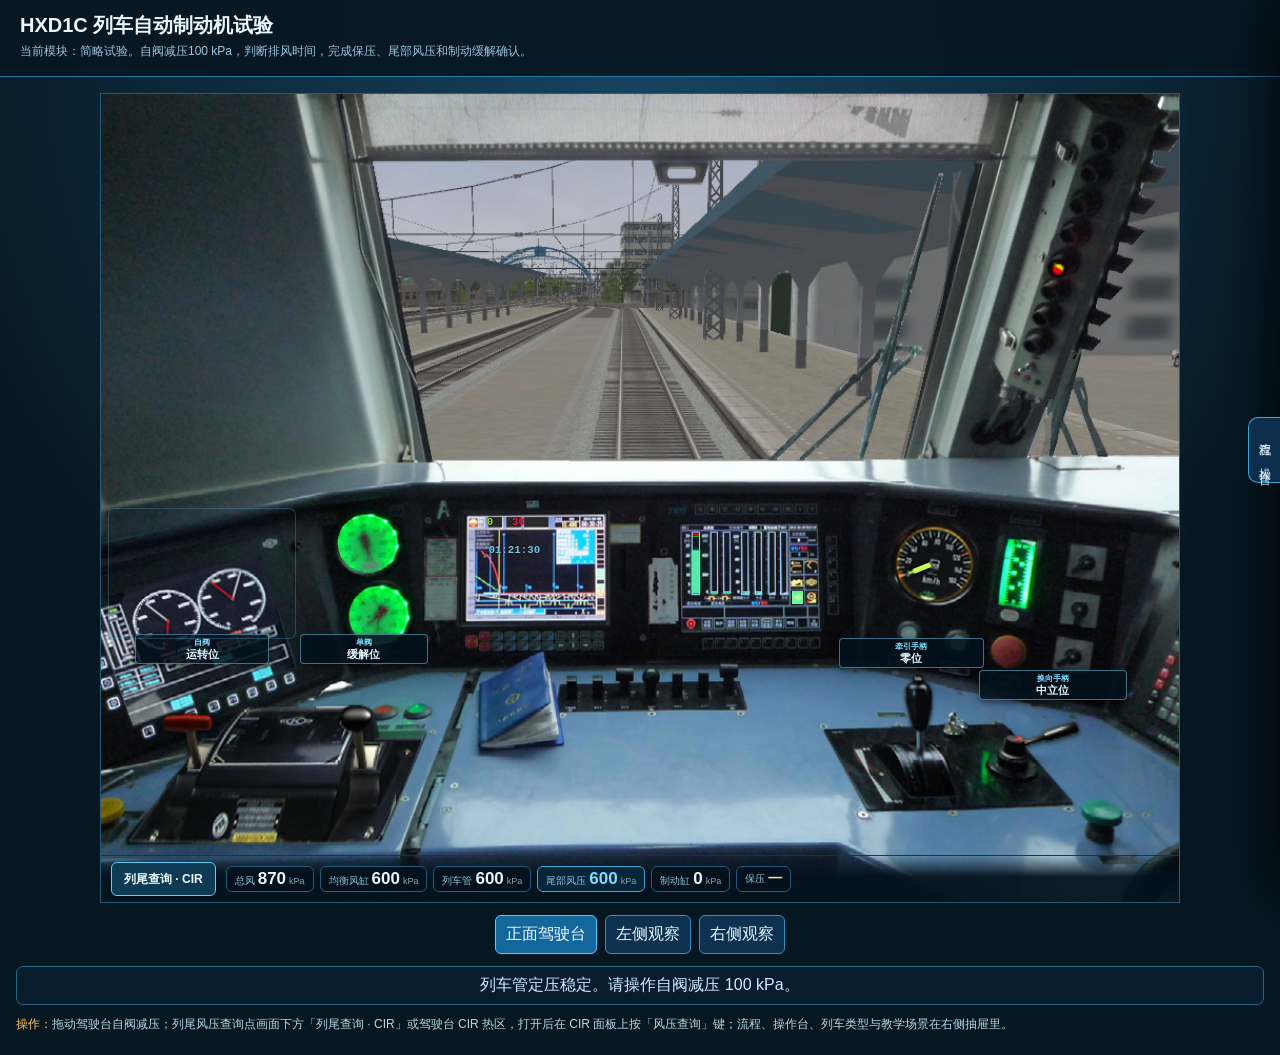
<file: index.html>
<!doctype html>
<html lang="zh-CN">
<head>
  <meta charset="utf-8" />
  <meta name="viewport" content="width=device-width, initial-scale=1, viewport-fit=cover, interactive-widget=resizes-content" />
  <meta name="apple-mobile-web-app-capable" content="yes" />
  <meta name="mobile-web-app-capable" content="yes" />
  <meta name="apple-mobile-web-app-status-bar-style" content="black-translucent" />
  <title>HXD1C 列车自动制动机试验</title>
  <link rel="stylesheet" href="./styles/brake-test.css?rev=formation-sandbox-v5-20260923" />
  <style>
    :root{font-family:"Microsoft YaHei",sans-serif;color:#eaf7ff;background:#071722}*{box-sizing:border-box}html,body{overscroll-behavior:none}body{margin:0;min-height:100vh;background:radial-gradient(circle at 50% 5%,#164461,#071722 62%)}
    header{padding:12px 20px;border-bottom:1px solid #2678a5;background:#071722ed;display:flex;justify-content:space-between;gap:15px;align-items:center}h1{font-size:20px;margin:0}p{margin:4px 0;font-size:12px;color:#9bc5dd}a,button{color:#eaf7ff;border:1px solid #338fc1;background:#0d3150;border-radius:6px;padding:8px 10px;font:inherit}button{cursor:pointer}.app{display:block;padding:16px;max-width:1530px;margin:auto}.stage-wrap{min-width:0}.stage{position:relative;width:min(1080px,100%);aspect-ratio:4/3;background:#02070c;border:1px solid #295b77;margin:auto;overflow:hidden;touch-action:none;container-type:inline-size}.stage>img{width:100%;height:100%;object-fit:fill;display:block}.stage>img.route-capture{position:absolute;left:-.098%;top:-3.516%;width:100.195%;height:103.516%;z-index:0}.route-scene{position:absolute;inset:0;width:100%;height:100%;display:block;z-index:1;opacity:0;transition:opacity .55s ease}.route-scene.live{opacity:1}.stage>img.cab-layer{position:absolute;inset:0;z-index:2}.overlay{position:absolute;inset:0;z-index:3}.sprite{position:absolute;background-repeat:no-repeat;filter:drop-shadow(0 2px 2px #0009);cursor:ns-resize}.sprite:hover{outline:2px solid #55d7ff;outline-offset:2px}.direction{cursor:pointer}.hotspot{position:absolute;border:1px solid transparent;background:transparent;cursor:pointer}.hotspot:hover{border-color:#55d7ff;background:#27b8ff20}.hotspot.on{border-color:transparent;background:transparent}.hotspot::after{content:attr(data-label);position:absolute;left:50%;bottom:100%;translate:-50% -4px;display:none;white-space:nowrap;padding:3px 5px;border-radius:4px;background:#03111cdd;color:#eaffff;font-size:11px}.hotspot:hover::after{display:block}.needle{position:absolute;object-fit:fill;pointer-events:none;filter:drop-shadow(0 0 1px #000)}.gauge-bar{position:absolute;transform-origin:50% 100%;background:#5dffd5;box-shadow:0 0 4px #35ffd1;pointer-events:none}.digital{position:absolute;color:#94db1e;font:bold 1cqw/1 monospace;text-shadow:0 0 2px #001;white-space:nowrap;pointer-events:none}.digital.limit{color:#e92135}.digital.clock{color:#74c5dc}.signal-sprite,.panto-sprite{position:absolute;background-repeat:no-repeat;pointer-events:none}.tabs{display:flex;gap:8px;justify-content:center;margin:12px}.tabs button.active{border-color:#54c9ff;background:#13679a}.hint{min-height:34px;text-align:center;color:#ceefff;padding:8px;border:1px solid #276985;background:#071d2ddd;border-radius:7px}.panel{border:1px solid #2a739b;background:#061827dd;border-radius:10px;overflow:hidden}.panel h2{font-size:15px;margin:0;padding:12px;border-bottom:1px solid #265a77}.panel ol{margin:0;padding:8px 12px 10px 31px}.panel li{padding:7px 0;border-bottom:1px solid #1d4860;font-size:12px;color:#9fc3d6}.panel li.done{color:#60dda0}.panel li.active{color:#fff;font-weight:bold}.keys{display:grid;grid-template-columns:1fr 1fr;gap:8px;padding:12px}.keys button.active{border-color:#5bf0a7;background:#126448}.status{padding:11px 12px;border-top:1px solid #22516c;font-size:12px;color:#b6d6e6;line-height:1.65}.status strong{color:#65dcff}.legend{font-size:12px;color:#b5d7e8;line-height:1.65;margin-top:10px}.tag{color:#ffc65c}@media(max-width:900px){header{padding:9px 12px}header p{display:none}.app{display:block;padding:6px}.panel{margin:10px 0}.stage{width:100%}.app aside{display:grid;grid-template-columns:1fr 1fr;gap:8px}.app aside .panel:first-child{grid-row:span 2}.keys{padding:8px}.digital{font-size:1.2cqw}.hint{font-size:12px}.legend{padding:0 6px}}
    /* 旧 ACE 精灵经普通图片解码会产生彩色花屏；这里使用稳定的网页矢量控件覆盖真实驾驶台底图。 */
    .lever-control{position:absolute;--lever-angle:0deg;cursor:ns-resize;border-radius:10%;background:radial-gradient(circle at 50% 78%,#39444b99 0 17%,#111a20cc 18% 31%,transparent 32%);filter:drop-shadow(0 2px 2px #000b);z-index:3}
    .lever-control:hover{outline:2px solid #55d7ff;outline-offset:2px}
    .lever-scale{position:absolute;inset:4% 7% 13%;border:1px solid #a4bdc766;border-bottom-color:transparent;border-radius:50% 50% 22% 22%;background:repeating-conic-gradient(from 220deg at 50% 82%,#c3d0d7 0 1deg,transparent 1deg 10deg);opacity:.58}
    .lever-arm{position:absolute;left:50%;bottom:17%;width:15%;height:69%;translate:-50% 0;transform-origin:50% 88%;transform:rotate(var(--lever-angle));border:1px solid #c6d2d7;background:linear-gradient(90deg,#182127,#d1d9dc 46%,#59676d 58%,#111a1f);border-radius:999px;box-shadow:1px 2px 4px #000;transition:transform .14s ease}
    .lever-arm i{position:absolute;left:50%;top:-10%;translate:-50%;width:260%;height:27%;border:1px solid #111;border-radius:45% 45% 34% 34%;background:linear-gradient(90deg,#54110f,#c3382d 48%,#641513);box-shadow:0 2px 3px #000c}
    .independent-brake .lever-arm i{background:linear-gradient(90deg,#171d20,#6d7d84 48%,#111619)}
    .traction .lever-arm{width:18%;height:62%;background:linear-gradient(90deg,#0d1113,#929da2 45%,#20292d 58%,#080b0d)}
    .traction .lever-arm i{width:300%;height:31%;background:linear-gradient(90deg,#080a0c,#3a464c 46%,#090b0c)}
    .direction{cursor:pointer;background:radial-gradient(circle,#3a474eaa 0 23%,#10171bcc 24% 43%,transparent 44%)}
    .direction .lever-scale{display:none}.direction .lever-arm{left:50%;bottom:39%;width:67%;height:20%;translate:-50% 0;transform-origin:50% 50%;background:linear-gradient(#4e5c63,#12191d);border-radius:28%;transition:transform .14s ease}.direction .lever-arm i{right:-8%;left:auto;top:50%;translate:0 -50%;width:28%;height:165%;border-radius:35%;background:#141b1f}.direction .lever-pivot{position:absolute;left:50%;top:50%;translate:-50% -50%;width:18%;aspect-ratio:1;border-radius:50%;background:#aeb9bd;border:2px solid #242e32}
    .needle{position:absolute;background:transparent!important;pointer-events:none;transform-origin:50% 83%;filter:drop-shadow(0 0 2px #000);z-index:5}.needle::before{content:"";position:absolute;left:50%;bottom:12%;translate:-50%;width:max(2px,18%);height:88%;border-radius:999px;background:#f3f6f7;box-shadow:0 0 2px #000}.needle::after{content:"";position:absolute;left:50%;bottom:7%;translate:-50%;width:max(4px,55%);aspect-ratio:1;border-radius:50%;background:#d7e0e3;border:1px solid #172127}.needle.red::before{background:#ed423e}.needle.red::after{background:#d42d2b}.needle.speed{transform-origin:50% 92%}.needle.speed::before{background:#f6f8f9}
    .signal-sprite{display:block;background-color:transparent!important;z-index:2}.panto-sprite{display:block;border:0;background-color:transparent!important}.panto-sprite.on{box-shadow:none}
    /* 原游戏素材模式：底图、手柄帧、表针和状态图全部来自 HXD1C CABVIEW。 */
    .overlay .needle{display:block;background:none!important;z-index:5}
    .overlay .needle::before,.overlay .needle::after{display:none!important}
    .overlay :is(.signal-sprite,.panto-sprite){display:block!important;background-color:transparent!important;border:0;box-shadow:none}
    .sprite,.touch-target{touch-action:none;-webkit-user-select:none;user-select:none;-webkit-touch-callout:none}
    .touch-target{position:absolute;z-index:6;border:0;background:transparent;padding:0;display:none;cursor:ns-resize}
    .touch-target.direction-target{cursor:pointer}
    .mobile-fullscreen-exit{display:none;position:absolute;z-index:20;right:max(12px,env(safe-area-inset-right));top:max(12px,env(safe-area-inset-top));width:46px;height:46px;padding:0;border:1px solid #85c9e9;background:#061827d9;border-radius:10px;font-size:24px;line-height:1}
    .landscape-gate{display:none;position:fixed;inset:0;z-index:1000;align-items:center;justify-content:center;padding:max(22px,env(safe-area-inset-top)) max(22px,env(safe-area-inset-right)) max(22px,env(safe-area-inset-bottom)) max(22px,env(safe-area-inset-left));background:radial-gradient(circle at 50% 38%,#154766,#06131e 68%);text-align:center}
    .landscape-card{max-width:520px;padding:28px 30px;border:1px solid #3ba5d6;border-radius:16px;background:#071d2df2;box-shadow:0 18px 70px #0009}.landscape-card h2{margin:0 0 12px;font-size:26px}.landscape-card p{font-size:15px;line-height:1.7;color:#b9d9e9}.landscape-card button{margin-top:16px;min-width:220px;padding:12px 22px;border-color:#60d8ff;background:#12608c;font-weight:700}
    .rotate-tip{display:none;position:fixed;inset:0;z-index:999;align-items:center;justify-content:center;padding:30px;background:#06131ef2;text-align:center;font-size:18px}
    body.mobile-controls-enabled .landscape-gate{display:flex}
    @media(pointer:coarse){.touch-target{display:block}.sprite:hover{outline:0}.hotspot:hover::after{display:none}}
    html.immersive,html.immersive body{width:100%;height:100%;overflow:hidden;background:#000}html.immersive header,html.immersive .tabs,html.immersive .hint,html.immersive .legend{display:none!important}html.immersive .app{display:block;width:100%;height:100%;max-width:none;padding:0;margin:0}html.immersive .stage-wrap,html.immersive .stage{width:100%;height:100dvh!important;max-width:none;max-height:none!important;margin:0;border:0;aspect-ratio:auto}html.immersive .mobile-fullscreen-exit{display:block}html.immersive .landscape-gate{display:none!important}
    @media(orientation:portrait) and (pointer:coarse){html.immersive .rotate-tip{display:flex}}
    @media(max-height:600px) and (orientation:landscape){header{padding:7px 10px}.app{padding:5px}.tabs{position:absolute;left:max(8px,env(safe-area-inset-left));bottom:max(8px,env(safe-area-inset-bottom));z-index:12;margin:0;opacity:.72}.hint,.legend{display:none}.stage{width:100%;max-height:calc(100dvh - 58px);aspect-ratio:4/3}.mobile-fullscreen-exit{display:block}}
    .switch-panel-trigger{position:absolute;z-index:8;padding:0;border:1px solid transparent;border-radius:5px;background:transparent;touch-action:none}.switch-panel-trigger:hover,.switch-panel-trigger:focus-visible{border-color:#65dcff;background:#27b8ff18;box-shadow:0 0 10px #28bfff66}.switch-panel-trigger::after{content:"板钮面板";position:absolute;left:50%;top:100%;translate:-50% 3px;padding:2px 6px;border-radius:4px;background:#03111cdd;color:#c9efff;font-size:10px;white-space:nowrap;opacity:0;transition:opacity .15s}.switch-panel-trigger:hover::after,.switch-panel-trigger:focus-visible::after{opacity:1}
    .switch-panel-modal{display:none;position:fixed;inset:0;z-index:1200;place-items:center;padding:max(10px,env(safe-area-inset-top)) max(14px,env(safe-area-inset-right)) max(10px,env(safe-area-inset-bottom)) max(14px,env(safe-area-inset-left));background:#02080db8;backdrop-filter:blur(3px)}.switch-panel-modal.open{display:grid}.switch-panel-shell{width:min(1120px,94vw);max-height:88dvh;border:1px solid #68caf3;border-radius:13px;overflow:hidden;background:#071722;box-shadow:0 20px 80px #000d}.switch-panel-head{height:48px;display:flex;align-items:center;justify-content:space-between;padding:7px 10px 7px 16px;border-bottom:1px solid #275f7d;background:#071827}.switch-panel-head strong{display:block;font-size:16px}.switch-panel-head span{display:block;margin-top:2px;font-size:10px;color:#91bfd6}.switch-panel-close{width:38px;height:34px;padding:0;border-color:#a04f59;background:#351a22;font-size:23px;line-height:1}.switch-panel-photo{position:relative;width:100%;aspect-ratio:3.42/1;overflow:hidden;background:#131510}.switch-panel-photo>img{position:absolute;left:0;top:-17%;width:100%;height:auto;display:block;pointer-events:none;-webkit-user-drag:none}.switch-panel-controls{position:absolute;inset:0}.switch-unit{position:absolute;left:calc(var(--switch-x)*1% - 4.35%);top:7%;width:8.7%;height:80%;padding:0;border:1px solid transparent;border-radius:7px;background:transparent;color:#fff;touch-action:none;-webkit-tap-highlight-color:transparent}.switch-unit:focus-visible,.switch-unit:hover{border-color:#67dcff;background:#56d8ff12}.switch-mask{position:absolute;left:8%;right:8%;top:11%;height:56%;overflow:visible;border-radius:4px;background:linear-gradient(90deg,#14150f,#27261d 48%,#10110d);box-shadow:inset 0 1px 4px #000}.switch-slot{position:absolute;left:35%;top:6%;width:30%;height:88%;border-radius:3px;background:linear-gradient(90deg,#030403,#151712 48%,#030403);box-shadow:inset 0 0 5px #000}.switch-lever{position:absolute;left:50%;top:47%;width:58%;height:35%;translate:-50% -50%;border:1px solid #12130f;border-radius:8%;background:linear-gradient(90deg,#35362f,#77776a 45%,#282923 68%,#141511);box-shadow:1px 5px 6px #000c;transform:perspective(120px) rotateX(0);transform-origin:50% 84%;transition:top .18s ease,transform .18s ease,filter .18s ease,box-shadow .18s ease}.switch-lever i{position:absolute;inset:5% 8% 56%;border-radius:6px;background:linear-gradient(180deg,#b7b7aa88,#62625733 62%,transparent);pointer-events:none}.type-long .switch-lever{width:112%;height:28%;border-radius:999px;background:linear-gradient(180deg,#696a60,#292a24 48%,#0e0f0d);transform-origin:22% 60%}.type-round .switch-lever{width:50%;aspect-ratio:1;height:auto;border-radius:50%;background:radial-gradient(circle at 38% 30%,#88887b,#34352e 48%,#10110e 76%)}.type-round .switch-lever::before{content:"";position:absolute;left:43%;top:78%;width:14%;height:72%;background:linear-gradient(90deg,#171813,#77776b,#181914)}.type-slider .switch-lever{width:48%;height:46%;border-radius:4px;background:linear-gradient(90deg,#151611,#6f7066 48%,#171812)}.switch-unit.state-up .switch-lever{top:28%;transform:perspective(120px) rotateX(-18deg);filter:brightness(1.24);box-shadow:1px 7px 7px #000d}.switch-unit.state-mid .switch-lever{top:47%;transform:perspective(120px) rotateX(0);filter:brightness(.95)}.switch-unit.state-down .switch-lever{top:65%;transform:perspective(120px) rotateX(17deg);filter:brightness(.72);box-shadow:1px 2px 4px #000d}.switch-name{position:absolute;left:50%;bottom:2%;translate:-50%;min-width:130%;font-size:clamp(9px,1.2vw,14px);font-weight:700;white-space:nowrap;text-shadow:0 1px 3px #000}.switch-value{position:absolute;right:2%;top:3%;min-width:23px;padding:2px 4px;border-radius:10px;background:#071722d9;border:1px solid #497e94;color:#e9f8ff;font-size:10px}.switch-unit.state-up .switch-value{border-color:#54eaa2;color:#7ff5b8}.switch-unit.state-down .switch-value{border-color:#d2a65e;color:#ffd189}.switch-unit.throw-up .switch-lever{animation:switchThrowUp .24s ease}.switch-unit.throw-down .switch-lever{animation:switchThrowDown .24s ease}.switch-unit.rejected{animation:switchReject .22s ease}.switch-panel-status{padding:8px 14px;border-top:1px solid #275f7d;color:#a9d2e5;font-size:11px;text-align:center}.switch-panel-status.message{color:#fff3a5;background:#362b0d}@keyframes switchThrowUp{45%{top:17%;filter:brightness(1.4)}100%{}}@keyframes switchThrowDown{45%{top:76%;filter:brightness(.58)}100%{}}@keyframes switchReject{25%,75%{translate:-4px 0}50%{translate:4px 0}}
    .switch-name{display:none!important}
    @media(pointer:coarse){.switch-panel-trigger{border-color:#57b7df55;background:#0b3b5520}.switch-panel-trigger::after{display:none}.switch-unit:hover{border-color:transparent;background:transparent}}
    @media(max-height:600px) and (orientation:landscape){.switch-panel-modal{padding:5px max(10px,env(safe-area-inset-right)) 5px max(10px,env(safe-area-inset-left))}.switch-panel-shell{width:min(1040px,96vw);max-height:96dvh}.switch-panel-head{height:38px;padding:4px 8px 4px 13px}.switch-panel-head strong{font-size:13px}.switch-panel-head span{display:none}.switch-panel-close{width:35px;height:30px}.switch-panel-status{padding:5px 10px}.switch-panel-photo{aspect-ratio:3.55/1}}
    /* 已删除继承自发车作业版的 `.app aside .panel:nth-child(2){display:none}` 与配套的 .debug-mode 恢复规则：
       在发车作业版里第 2 块面板是仅调试用的“电气与辅助操作”，但本项目第 2 块面板是核心的“试验操作台”。
       若保留，正式模式（不带 ?debug=1）下排风时间判断、列尾查询与尾部反馈按钮全部不可见，试验只能停在保压阶段。 */
    .physical-control-hotspot{position:absolute;z-index:9;padding:0;border:1px solid transparent;background:transparent;border-radius:7px;touch-action:none;-webkit-tap-highlight-color:transparent}.physical-control-hotspot:focus-visible,.physical-control-hotspot:hover{border-color:#70e6ff;background:#35c9ff1d;box-shadow:0 0 10px #32caff88}.physical-control-hotspot::after{content:attr(data-label);position:absolute;left:50%;bottom:100%;translate:-50% -4px;padding:3px 6px;border-radius:4px;background:#03111ce8;color:#dff8ff;font-size:10px;white-space:nowrap;opacity:0}.physical-control-hotspot:hover::after,.physical-control-hotspot:focus-visible::after{opacity:1}.physical-control-hotspot.pressed{background:#6bff8b42;border-color:#8aff9f}.power-cabinet::before{content:"‹";position:absolute;left:2px;top:50%;translate:0 -50%;font-size:34px;color:#8de6ff;text-shadow:0 0 8px #1fbfff}.parking-apply:active{background:#ff42475c}.parking-release:active,.horn-button:active{background:#35ff7b55}
    body.device-panel-active,body.switch-panel-active{overflow:hidden}.device-modal{display:none;position:fixed;inset:0;z-index:1250;place-items:center;padding:max(8px,env(safe-area-inset-top)) max(12px,env(safe-area-inset-right)) max(8px,env(safe-area-inset-bottom)) max(12px,env(safe-area-inset-left));background:#02080dcc;backdrop-filter:blur(4px)}.device-modal.open{display:grid}.device-shell{width:min(980px,94vw);max-height:94dvh;border:1px solid #5abbe5;border-radius:14px;overflow:hidden;background:#081621;box-shadow:0 22px 85px #000e}.device-head{height:50px;display:flex;align-items:center;justify-content:space-between;padding:7px 10px 7px 16px;border-bottom:1px solid #275f7d;background:#071827}.device-head strong{display:block;font-size:16px}.device-head span{display:block;margin-top:2px;font-size:10px;color:#91bfd6}.device-close{width:40px;height:36px;padding:0;border-color:#a04f59;background:#351a22;font-size:24px;line-height:1}
    .power-cabinet-shell{width:min(760px,92vw)}.cabinet-face{padding:22px;background:linear-gradient(145deg,#23323a,#0b1115 64%);border:10px solid #11191e;box-shadow:inset 0 0 30px #000}.cabinet-meter{display:flex;align-items:center;justify-content:space-between;padding:12px 16px;border:1px solid #52646b;background:#070a0c}.cabinet-meter span{color:#b8c6cb}.cabinet-meter b{font:700 24px/1 monospace;color:#8dffc3}.cabinet-lamps{display:flex;justify-content:center;align-items:center;gap:8px;margin:16px}.cabinet-lamps i{width:18px;height:18px;border-radius:50%;background:#172019;border:2px solid #536059;box-shadow:inset 0 0 5px #000}.cabinet-lamps i.on{background:#4dff8c;box-shadow:0 0 14px #4dff8c}.cabinet-switches{display:grid;grid-template-columns:repeat(3,1fr);gap:14px}.cabinet-switch{min-height:165px;padding:14px 8px;border-color:#50636d;background:linear-gradient(#1d2a30,#0b1115)}.cabinet-toggle{position:relative;display:block;width:56px;height:90px;margin:0 auto 11px;border:2px solid #5b666b;border-radius:7px;background:#050809;box-shadow:inset 0 0 10px #000}.cabinet-toggle i{position:absolute;left:8px;right:8px;bottom:8px;height:38px;border-radius:5px;background:linear-gradient(#89949a,#20282c);transition:bottom .18s,filter .18s}.cabinet-switch.on .cabinet-toggle i{bottom:40px;filter:brightness(1.35)}.cabinet-switch strong{display:block;font-size:13px}.cabinet-switch em{display:inline-block;margin-top:8px;padding:3px 10px;border-radius:12px;background:#3b2222;color:#ffaaa5;font-style:normal;font-size:11px}.cabinet-switch.on em{background:#17452d;color:#80ffb0}.cabinet-note{margin-top:18px!important;text-align:center;color:#aac7d4!important}
    .lkj-modal{padding:0;background:#000}.lkj-shell{width:min(100vw,calc((100dvh - 50px)*4/3));max-height:100dvh;border-radius:0}.lkj-device{position:relative;width:100%;aspect-ratio:4/3;background:#1c1f21}.lkj-device>img{position:absolute;inset:0;width:100%;height:100%;object-fit:fill}.lkj-screen{position:absolute;left:20.8%;top:11.8%;width:56.4%;height:58%;padding:4% 5%;overflow:auto;background:#06111ce8;border:2px solid #6a94a8;color:#83eaff;font:600 clamp(12px,2vw,21px)/1.45 monospace;text-shadow:0 0 4px #27b6ff}.lkj-screen>b,.lkj-screen>span,.lkj-screen>strong{display:block}.lkj-screen>span{margin-top:5%;color:#b7dce9}.lkj-screen>strong{margin-top:7%;color:#f7f293}.lkj-screen .lkj-input{font-size:1.45em;letter-spacing:.1em}.lkj-screen .lkj-help{margin-top:5%;color:#8bb8ca;font-size:.72em}.lkj-screen.error{animation:switchReject .22s ease;background:#37151ee8}.lkj-ok{color:#6dff9c!important}.lkj-review{display:grid;grid-template-columns:1fr 1fr;gap:2px 14px;margin-top:4%;font-size:.68em}.lkj-review span{color:#9bc3d3}.lkj-review strong{text-align:right;color:#f6ee9d}.lkj-keypad{position:absolute;inset:0;pointer-events:none}.lkj-keypad button{position:absolute;min-height:0;padding:0;border:1px solid transparent;border-radius:4px;background:transparent;color:transparent;font-size:0;pointer-events:auto;touch-action:manipulation;-webkit-tap-highlight-color:transparent}.lkj-keypad button:focus-visible,.lkj-keypad button.pressed{outline:0;border-color:#79f0ff;background:#4ad9ff38;box-shadow:inset 0 0 8px #82efff,0 0 6px #42d7ff}
    @media(pointer:coarse){.physical-control-hotspot::after{display:none}.physical-control-hotspot{border-color:#61b8dd44;background:#0b3b5514}.cabinet-switch{min-height:105px}.cabinet-toggle{height:62px}.cabinet-toggle i{height:24px}.cabinet-switch.on .cabinet-toggle i{bottom:28px}}
    @media(max-height:600px) and (orientation:landscape){.device-modal{padding:4px max(8px,env(safe-area-inset-right)) 4px max(8px,env(safe-area-inset-left))}.device-head{height:38px}.device-head span{display:none}.device-close{height:30px}.power-cabinet-shell{width:min(820px,95vw)}.cabinet-face{padding:10px 18px}.cabinet-meter{padding:7px 12px}.cabinet-lamps{margin:7px}.cabinet-switch{min-height:105px}.cabinet-note{margin-top:8px!important}.lkj-modal{padding:0}.lkj-shell{width:min(100vw,calc((100dvh - 38px)*4/3));max-height:100dvh}}
    .cab-layer.side-view{object-fit:cover;object-position:center}.overlay :is(.sprite,.hotspot,.physical-control-hotspot,.switch-panel-trigger):hover,.overlay :is(.sprite,.hotspot,.physical-control-hotspot,.switch-panel-trigger):focus-visible,.switch-unit:hover,.switch-unit:focus-visible{outline:0!important;border-color:transparent!important;box-shadow:none!important}.physical-control-hotspot:hover,.physical-control-hotspot:focus-visible,.switch-panel-trigger:hover,.switch-panel-trigger:focus-visible{background:transparent!important}.physical-control-hotspot::after,.switch-panel-trigger::after{display:none!important}
    .control-position-badge{position:absolute;z-index:8;min-height:18px;padding:2px 5px;border:1px solid #75c9e688;border-radius:4px;background:#03111cda;color:#e6f8ff;font:600 clamp(8px,1cqw,11px)/1.2 "Microsoft YaHei",sans-serif;text-align:center;pointer-events:none;white-space:nowrap;box-shadow:0 2px 6px #0008}.control-position-badge b{display:block;color:#7fdcff;font-size:.78em}.control-position-badge span{display:block;margin-top:1px}
  </style>
</head>
<body>
  <div id="landscape-gate" class="landscape-gate" aria-modal="true" role="dialog"><div class="landscape-card"><h2>横屏进入仿真实训</h2><p>请先将手机横向旋转。点击“进入训练”后，系统将申请全屏并锁定横屏；若 iPhone Safari 不允许网页锁定方向，将自动使用沉浸式横屏布局。</p><button id="enter-training" type="button">进入训练</button></div></div>
  <div id="rotate-tip" class="rotate-tip">请将手机横向旋转后继续训练</div>
  <header><div><h1>HXD1C 列车自动制动机试验</h1><p>当前模块：简略试验。自阀减压100 kPa，判断排风时间，完成保压、尾部风压和制动缓解确认。</p></div></header>
  <main class="app">
    <section class="stage-wrap"><div id="stage" class="stage"><img class="route-capture" src="./assets/archive-cabview/HXD1C_game_baseline.png" alt="停车状态线路场景" /><canvas id="route-scene" class="route-scene" aria-label="停车状态线路环境"></canvas><img id="cab" class="cab-layer" src="./assets/archive-cabview/HXD1C_front.png" alt="HXD1C 原版正面驾驶台" /><div id="overlay" class="overlay"></div><div id="pressure-bar" class="pressure-bar" aria-label="风压显示"><button id="open-cir" class="pb-cir" type="button">列尾查询 · CIR</button><div class="pb-items"><span class="pb-item"><em>总风</em><b id="pb-main">0</b><i>kPa</i></span><span class="pb-item"><em>均衡风缸</em><b id="pb-equalizing">0</b><i>kPa</i></span><span class="pb-item"><em>列车管</em><b id="pb-train">0</b><i>kPa</i></span><span class="pb-item pb-tail"><em>尾部风压</em><b id="pb-tail">0</b><i>kPa</i></span><span class="pb-item"><em>制动缸</em><b id="pb-cyl">0</b><i>kPa</i></span><span class="pb-item pb-hold"><em>保压</em><b id="pb-hold">—</b></span></div></div><button id="exit-immersive" class="mobile-fullscreen-exit" type="button" aria-label="退出全屏">×</button></div><nav class="tabs"><button class="active" data-view="front">正面驾驶台</button><button data-view="left">左侧观察</button><button data-view="right">右侧观察</button></nav><div id="hint" class="hint">确认列车管达到规定压力并保持稳定。</div><p class="legend"><span class="tag">操作：</span>拖动驾驶台自阀减压；列尾风压查询点画面下方「列尾查询 · CIR」或驾驶台 CIR 热区，打开后在 CIR 面板上按「风压查询」键；流程、操作台、列车类型与教学场景在右侧抽屉里。</p></section>
    <aside id="training-drawer" class="training-sidebar drawer" aria-hidden="true"><section class="panel procedure-panel"><h2>简略试验流程</h2><ol id="procedure"></ol></section><section class="panel test-console"><h2>试验操作台</h2><div id="attempt-summary" class="attempt-summary"></div><div class="test-mode-picker" role="group" aria-label="试验项目"><span class="tm-label">试验项目</span><button id="mode-simple" type="button" data-mode="simple">简略试验</button><button id="mode-full" type="button" data-mode="full">全部试验</button></div><div class="train-type-picker" role="group" aria-label="列车类型"><span class="tt-label">列车类型</span><button id="type-freight" type="button" data-type="freight">货车</button><button id="type-passenger" type="button" data-type="passenger">客车</button></div><label class="formation-picker"><span>编组辆数</span><select id="formation-select" aria-label="编组辆数"></select></label><label class="scenario-picker"><span>教学场景（教师用）</span><select id="scenario-select" aria-label="教学场景"></select></label><p id="scenario-warning" class="scenario-warning" hidden></p><div id="test-actions" class="test-actions"><button id="judge-exhaust" type="button">判断排风时间</button><button id="query-tail-brake" type="button">查询制动后尾压</button><button id="confirm-tail-brake" type="button">获取尾部制动反馈</button><button id="query-tail-release" type="button">查询缓解后尾压</button><button id="confirm-tail-release" type="button">获取尾部缓解反馈</button></div><div id="observation" class="observation"></div><button id="open-record" class="open-record" type="button" disabled>查看试验记录单</button><button id="restart-test" class="restart-test" type="button">重新开始本轮试验</button></section><section class="panel status-panel"><h2>试验状态</h2><div id="keys" class="keys"></div><div id="status" class="status"></div></section></aside><button id="drawer-toggle" class="drawer-toggle" type="button" aria-expanded="false" aria-controls="training-drawer">流程 / 操作台</button>
  </main>
  <div id="answer-modal" class="answer-modal" aria-hidden="true"><div class="answer-card" role="dialog" aria-modal="true" aria-labelledby="answer-title"><button id="answer-close" class="answer-close" type="button" aria-label="关闭判断题">×</button><h2 id="answer-title">判断列车管排风时间</h2><p id="answer-question"></p><div class="answer-options"><button type="button" data-answer="normal">排风时间正常</button><button type="button" data-answer="short">排风时间过短</button><button type="button" data-answer="long">排风时间过长</button></div><p id="answer-feedback" class="answer-feedback"></p></div></div>
  <div id="record-modal" class="record-modal" aria-hidden="true"><div class="record-card" role="dialog" aria-modal="true" aria-labelledby="record-title"><button id="record-close" class="record-close" type="button" aria-label="关闭试验记录单">×</button><h2 id="record-title">HXD1C 列车自动制动机简略试验记录单</h2><div id="record-meta" class="record-meta"></div><div class="record-table-wrap"><table class="record-table"><thead><tr><th>试验项目</th><th>实测结果</th><th>参考要求</th><th>判定</th></tr></thead><tbody id="record-body"></tbody></table></div><div id="record-conclusion" class="record-conclusion"></div><div id="record-score" class="record-score"></div><div class="record-actions"><button id="record-copy" type="button">复制记录单文本</button><button id="record-print" type="button">打印 / 另存 PDF</button></div></div></div>
  <div id="cir-modal" class="cir-modal" aria-hidden="true"><div class="cir-device" role="dialog" aria-modal="true" aria-label="CIR 机车综合无线通信设备 列尾风压查询"><div class="cir-head"><div><strong>机车综合无线通信设备 CIR</strong><span id="cir-subtitle">列尾风压查询</span></div><button id="cir-close" class="cir-close" type="button" aria-label="关闭 CIR">×</button></div><div class="cir-frame-wrap"><div id="cir-loading" class="cir-loading">正在载入 CIR 模拟器…</div><iframe id="cir-frame" class="cir-frame" title="CIR 模拟器：列尾风压查询" src="about:blank" sandbox="allow-scripts allow-same-origin allow-modals"></iframe></div><p id="cir-hint" class="cir-hint">在 CIR 面板上按「风压查询」键查询尾部风压。</p></div></div>
  <script type="module" src="./scripts/archive-2d-cabview-real-route.js?rev=regulatory-full-test-v5-20260924"></script>
</body>
</html>
</file>
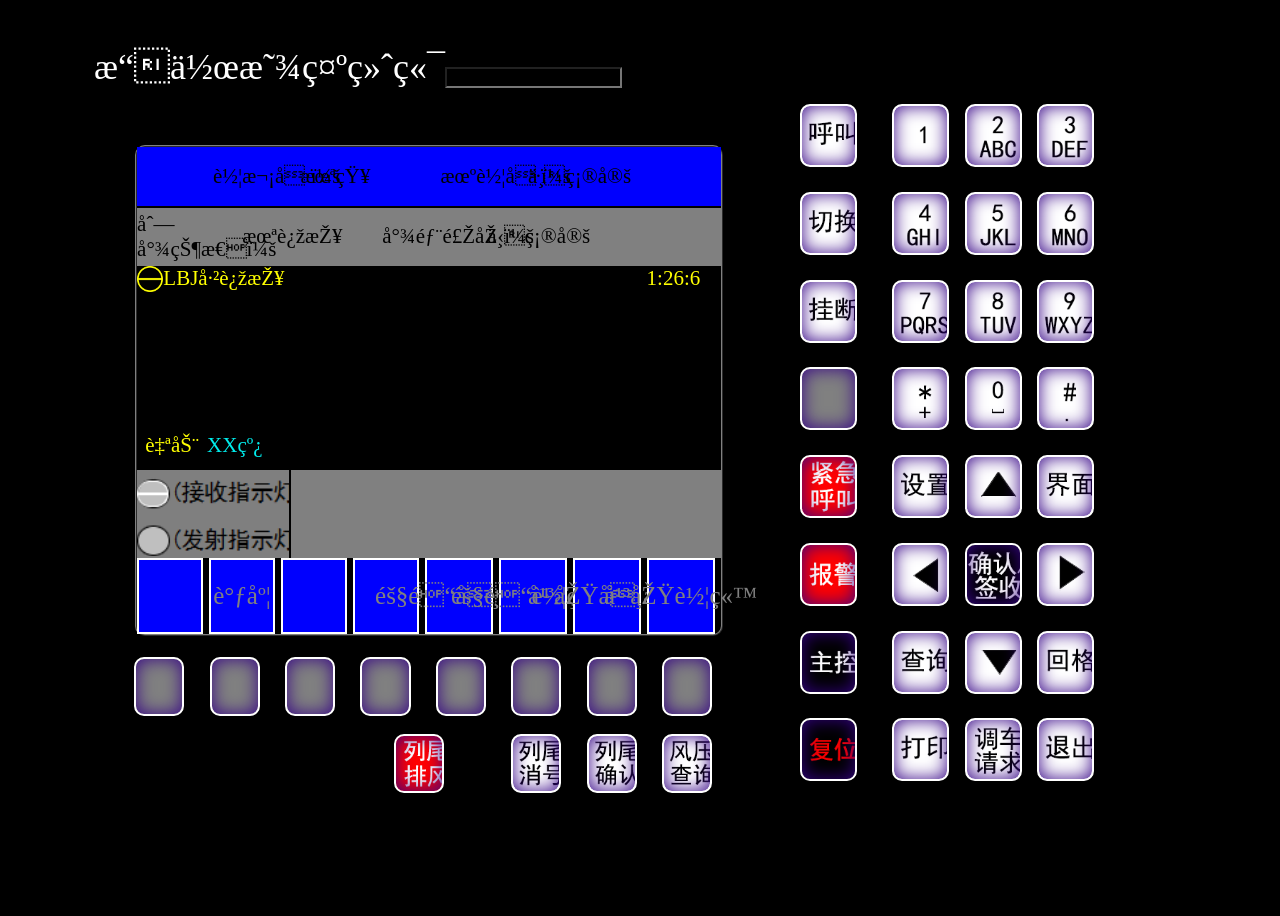
<file: assets/cir/CIR-simulator.html>
<html>
    <head>
        <meta charset="uft-8">
        <meta lang="zh">
        <title>CIR-simulator</title>
        <link rel="stylesheet" href="./CSS/CIR-MMI-SIMULATOR.css">
    </head>
    
    <body>
        <div class = "mmi-body" id = "mmibody">
            <div class = "mmi-left">
                <div class = "mmi-name" id = "mmi-title">操作显示终端<input type="text" style = "background-color: black;color: white;" id = "mmijch"></div>
                <div class = "mmi-mo">
                    <div class = "mmi-screen" id = "mmiscreen"></div>
                </div>
                <div class = "mmi-button-tips"></div>
                <div class = "mmi-buttom-button" id = "bottombutton">
                    <button class = "bottom-button" id = "btbutton1" onclick = "buttonfix('bt1');"></button>
                    <button class = "bottom-button" id = "btbutton2"  onclick = "buttonfix('bt2');"></button>
                    <button class = "bottom-button" id = "btbutton3"  onclick = "buttonfix('bt3');"></button>
                    <button class = "bottom-button" id = "btbutton4"  onclick = "buttonfix('bt4');"></button>
                    <button class = "bottom-button" id = "btbutton5"  onclick = "buttonfix('bt5');"></button>
                    <button class = "bottom-button" id = "btbutton6"  onclick = "buttonfix('bt6');"></button>
                    <button class = "bottom-button" id = "btbutton7"  onclick = "buttonfix('bt7');"></button>
                    <button class = "bottom-button" id = "btbutton8"  onclick = "buttonfix('bt8');"></button>
                    <button class = "bottom-button" id = "btbutton9"  onclick = "buttonfix('bt9');"></button>
                    <button class = "bottom-button" id = "btbutton10"  onclick = "buttonfix('bt10');"></button>
                    <button class = "bottom-button" id = "btbutton11"  onclick = "buttonfix('bt11');"></button>
                    <button class = "bottom-button" id = "btbutton12"  onclick = "buttonfix('bt12');"></button>
                </div>
            </div>

            <div class = "mmi-right">
                <div class = "mmi-right-button" id = "rightbutton">
                    <button class = "right-button" id = "rtbutton1" onclick = "buttonfix('rt1')"></button>
                    <button class = "right-button" id = "rtbutton2" onclick = "buttonfix('rt2')"></button>
                    <button class = "right-button" id = "rtbutton3" onclick = "buttonfix('rt3')"></button>
                    <button class = "right-button" id = "rtbutton4" onclick = "buttonfix('rt4')"></button>
                    <button class = "right-button" id = "rtbutton5" onclick = "buttonfix('rt5')"></button>
                    <button class = "right-button" id = "rtbutton6" onclick = "buttonfix('rt6')"></button>
                    <button class = "right-button" id = "rtbutton7" onclick = "buttonfix('rt7')"></button>
                    <button class = "right-button" id = "rtbutton8" onclick = "buttonfix('rt8')"></button>
                    <button class = "right-button" id = "rtbutton9" onclick = "buttonfix('rt9')"></button>
                    <button class = "right-button" id = "rtbutton10" onclick = "buttonfix('rt10')"></button>
                    <button class = "right-button" id = "rtbutton11" onclick = "buttonfix('rt11')"></button>
                    <button class = "right-button" id = "rtbutton12" onclick = "buttonfix('rt12')"></button>
                    <button class = "right-button" id = "rtbutton13" onclick = "buttonfix('rt13')"></button>
                    <button class = "right-button" id = "rtbutton14" onclick = "buttonfix('rt14')"></button>
                    <button class = "right-button" id = "rtbutton15" onclick = "buttonfix('rt15')"></button>
                    <button class = "right-button" id = "rtbutton16" onclick = "buttonfix('rt16')"></button>
                    <button class = "right-button" id = "rtbutton17" onclick = "buttonfix('rt17')"></button>
                    <button class = "right-button" id = "rtbutton18" onclick = "buttonfix('rt18')"></button>
                    <button class = "right-button" id = "rtbutton19" onclick = "buttonfix('rt19')"></button>
                    <button class = "right-button" id = "rtbutton20" onclick = "buttonfix('rt20')"></button>
                    <button class = "right-button" id = "rtbutton21" onclick = "buttonfix('rt21')"></button>
                    <button class = "right-button" id = "rtbutton22" onclick = "buttonfix('rt22')"></button>
                    <button class = "right-button" id = "rtbutton23" onclick = "buttonfix('rt23')"></button>
                    <button class = "right-button" id = "rtbutton24" onclick = "buttonfix('rt24')"></button>
                    <button class = "right-button" id = "rtbutton25" onclick = "buttonfix('rt25')"></button>
                    <button class = "right-button" id = "rtbutton26" onclick = "buttonfix('rt26')"></button>
                    <button class = "right-button" id = "rtbutton27" onclick = "buttonfix('rt27')"></button>
                    <button class = "right-button" id = "rtbutton28" onclick = "buttonfix('rt28')"></button>
                    <button class = "right-button" id = "rtbutton29" onclick = "buttonfix('rt29')"></button>
                    <button class = "right-button" id = "rtbutton30" onclick = "buttonfix('rt30')"></button>
                    <button class = "right-button" id = "rtbutton31" onclick = "buttonfix('rt31')"></button>
                    <button class = "right-button" id = "rtbutton32" onclick = "buttonfix('rt32')"></button>
                </div>
            </div>
        </div>
    </body>

    <script>
        var mmiheight = window.innerHeight;
        var mmistate = 0;   //mmi状态，0副控，1主控
        var netstate = 1;   //网络状态，0G网，1模拟
        var pagecount = 0;
        var currentpage = 0;
        var segpagecount = 0;
        var pagestep = 0;
        var menuopcount = 1;
        var infostate = 0;
        var buttondowntime;
        var timeout = 400;
        var lwback = "";
        var mmisound = new Audio();
        var callmodefill = ["","调度","","","隧道司机","隧道车站","平原司机","平原车站","调度","","前站","车站","后站","车长","邻站组呼","站内组呼"];
        const menufill = ["1、车次功能号注册","2、运行区段","3、查询通信录","4、扬声器音量调整","5、听筒音量调整","6、输入客车列尾装置ID",
        "7、维护界面","8、状态查询","9、屏幕亮度调整","0、出入库检测","","[确认]确认，[回格]删除，[退出]返回"];
        
        const routechoosefill = ["线路选择：","1、自动","2、北京铁路局","3、济南铁路局","4、上海铁路局","5、兰州铁路局","6、西安铁路局","7、武汉铁路局","8、南昌铁路局","9、广铁集团公司","10、成都铁路局",
        "11、哈尔滨铁路局","12、沈阳铁路局","13、青藏铁路公司","14、太原铁路局","15、南宁铁路局","16、昆明铁路局","17、呼和浩特铁路局","18、郑州铁路局","19、乌鲁木齐铁路局"];
        
        const lococode = ["001","解放","JF","133","工矿1","GK1","003","前进","QJ","134","工矿1F","GK1F","005","建设","JS","135","东风4(E)","DF4E","006","KD7","KD7","136","东风","7(D)","DF7D","101","东风","DF","137","工矿1(A)","GK1A","102","东风2","DF2","138","东风11","DF11","103",
        "东风3","DF3","139","天安","TA","104","东风4","DF4","140","东风10(F)","DF10F","105","东风4(客)","DF4R","141","东风4(D)","DF4D","106","东风4(C)","DF4C","142","东风8(B)","DF8B","107","东风5","DF5","143","东风12","DF12","108","东风5(宽)","DF5R","149","新曙光","NDJ1","109","东风6",
        "DF6","150","神州","NDJ2","110","东风7","DF7","201","8G","8G","111","东风8","DF8","202","8K","8K","112","东风9","DF9","203","6G","6G","113","东风10","DF10","204","6K","6K","114","东方红","1","DFH1","205","韶山1","SS1","115","东方红","2","DFH2","206","韶山3","SS3","116","东方红",
        "3","DFH3","207","韶山4","SS4","117","东方红","5","DFH5","208","韶山5","SS5","118","北京","BJ","209","韶山6","SS6","119","北京(宽)","BJR","210","韶山3(G)","SS3G","120","ND2","ND2","211","韶山7","SS7","121","ND3","ND3","212","韶山8","SS8","122","ND4","ND4","213","韶山7B","SS7B",
        "123","ND5","ND5","214","韶山7C","SS7C","124","NY5","NY5","215","韶山6B","SS6B","125","NY6","NY6","216","韶山9","SS9","126","NY7","NY7","217","韶山7D","SS7D","127","轻油","QY","218","熊猫","DJ","128","东方红21","DFH21","219","西门子车","DJ1","129","东风7(B)","DF7B","220","澳星（AC4000）",
        "DJ2","130","东风5(口)S","DF5R0","221","中原之星","DJF","131","东风7(C)","DF7C","222","蓝剑","DJJ1","132","东风7(S)","DF7S","223","先锋","DJF","158","东方11G","DF11G","228","天梭","","224","韶7E","SS7E","151","GE","NJ2","225","韶山J3","SSJ3","080","东风7G","DF7G","226","韶山3C","SS3C",
        "231","和谐D1","HXD1","301","CRH1","CRH1","232","和谐D2","HXD2","302","CRH2","CRH2","233","和谐D3","HXD3","303","CRH3","CRH3","234","和谐D1B","HXD1B","304","CRH4","CRH4","235","和谐D2B","HXD2B","305","CRH5","CRH5","236","和谐D3B","HXD3B","306","CRH380A","380A","237","和谐D1C","HXD1C",
        "307","CRH380B","380B","238","和谐D2C","HXD2C","308","CRH380C","380C","239","和谐D3C","HXD3C","309","CRH380D","380D","160","和谐N3","HXN3","161","和谐N5","HXN5","242","和谐D3D","HXD3D"];

        // mmi信息: 车次号，列尾号，机车号，风压，（4）调令信息函头长度，（24）调令信息提示
        var mmiinfo = ["1","","","0600","5.5","13","26.5","15","37","12","29.5","21.5","35","19","79","9.5","15","12","32","3.7","3.7","8.2","3.7","3.7","第","","号","调度命令","","发令人:","","发令处所:","","发布时间：","","车次:","","机车号:","","共","","页 第","","页",""];
        // 通信制式
        

        // 北京局线路、区段信息
        const routeinfobeijing = ["京九上行","京九下行","津秦高铁","津秦高铁","津霸线","石太三线","石动走行","石太联络","石太客专","京广西联","京广高铁","京广高铁","京沪高铁","沈大高速","哈高速","京津城际",
        "京动走行","石太上行","石太下行","津西走行","京津联络","津霸客专","霸徐线","霸徐京广","南仓联络","唐呼上行","唐呼下行","唐呼上行","唐呼下行","唐呼京通","唐呼京承","京哈唐呼","京包线","石济客专",
        "德川东联","京哈唐呼","唐呼京通","唐呼京承","石太线","霸徐线","京广线","京沪线","京哈线","石太上行","石太下行","石德线","石德线","石德线","京通线","京通线","承隆线","大李线","大台线","丰沙线","丰双线",
        "锦承线","锦承线","京包线","京包线","京承线","京原线","西北环线","东北环线","津霸联络","石德联线","邯长线","津蓟线","津山线","七滦线","天津北环","京九线","京九线","朔黄联络","南同蒲线","石太三线","邯黄线",
        "邯黄线","北京直通","唐山北联","津霸线","唐呼上行","唐呼下行","石家庄直","石西北环","石德货联","石太引入","石西环线","VI频组","V频组","IV频组","III频组","I频组","VI频组","V频组","IV频组","III频组","I频组"];
        

        // 成都局线路、区段信息
        const routeinfochengdu = ["成灌线","沪蓉线","沪蓉线","重庆动走","西成客专","西成客专","成贵客专","峨眉山线","成动走行","贵广客专","贵北动走","沪昆高速","沪昆高速","贵开线","贵阳枢纽","成渝高速","重北联络",
        "兰渝线","湖雍线","郑渝高速","涪三线","万盛南联","三江东联","兰渝西成","渝贵线","成渝贵联","蔡歌联络","长东联络","成昆线","成昆线","涪三线","成都枢纽","湖雍线","重庆枢纽","兴隆场南","重庆机务","贵阳枢北",
        "贵阳枢南","六盘水枢","宝成线","宝成线","宝成线","成昆线","成昆线","成昆线","川黔线","川黔线","成渝线","成渝线","成渝线","达成线","达成线","达成线","内昆线","内昆线","内昆线","内昆线","贵昆线","贵昆线",
        "贵昆线","黔桂线","黔桂线","遂渝线","遂宁站","沪昆线","沪昆线","沪昆线","襄渝线","襄渝线","渝怀线","渝怀线","渝怀线","遂成线","水大线","广旺线","德天线","广岳线","成汶线","三万支线","安琪线","湖林线","开阳线","达万线","万利线","高南线","成都东环","出入库"];
        

        // 广州局线路、区段信息
        const routeinfoguangzhou = ["广珠城际","广株线","广深 1-2","广深 3-4","京九上行","京九下行","京广高铁","京广高铁","海南东环","海南西段","广动基地","杭深线","杭深线","衡柳线","茂湛线","吉衡线","沪昆高速","沪昆高速","赣韶线","贵广客专","南广线","平湖联络","益湛线",
        "广惠城际","广肇城际","长株潭线","石岗联络","京广线","京广线","沪昆线","沪昆线","沪昆线","京九线","京九线","漳龙线","漳龙线","益湛线","益湛线","益湛线","广深线","黄埔单线","广茂线","湛海线","畲汕单线","广茂联线","龙川北东","东莞东南","","湘黔线","湘黔线","湘黔线","渝怀线","渝怀线","渝怀线","焦柳线","焦柳线","","","","","","","","","","","","","","",""];
        

        // 呼和浩特局线路、区段信息
        const routeinfohuhehaote = ["包西线","定银线","太中线","新陶线","呼动上行","呼动下行","响四线","高吴支线","临哈线","唐呼上行","唐呼下行","唐呼上行","唐呼下行","东铜线","唐呼京通","唐呼京承","京哈唐呼","京包线","京包客上","京包客下","京包客上","京包客下","中煤专线","呼鄂线","呼前联络","京哈唐呼","唐呼京通","唐呼京承","迁曹线","东铜线","唐呼上行","唐呼下行","临哈线",
        "京包线","京包线","包兰线","包白线","包环线","郭查线","海公线","集二线","乌吉线","集通线","包石线","西金线","包神线","呼准线"];
        

        // 哈尔滨局线路、区段信息
        const routeinfohaerbin = ["京哈线","拉滨线","通让线","平齐线","齐北线","齐北线","滨洲线","富嫩线","嫩林线","伊加线","牙林线","潮乌线","博林线","卓汇线","塔韩线","伊敏线","滨北线","福前线","绥佳线","汤林线","图佳线","哈齐客专@2","滨绥线","江北联络","王万线","壮让联络","王孙线","定一线","王岗疏解","榆树线@2","西昂线@2","榆红线@2","红峰疏解@2","红峰线@2","三榆线@2",
        "西峰线@2","三峰线@2","昂峰疏解@2","呼工B线@2","阿扎线","哈局通用线路","京哈高速","沈大高速","齐北线","哈西联络","哈齐客专@1","滨绥线","齐南左线","齐南右线","滨州线","平齐线","齐北线","通让线","王万线","壮让联络","揄红线@1","三榆线@1","西昂线","榆树线@1","三峰线@1","红峰疏解@1","昂峰疏解@1","红峰线@1","西峰线@1","呼工B线@1","榆峰线"];
        
        
        // 青藏公司线路、区段信息
        const routeinfoqingzang = ["青藏线","拉日线","兰新客专","敦格线","兰青线","货车外绕","德令哈联","西宁动走","饮马疏解","饮西联络","青藏测试线","青藏线","兰青线","宁大线","柴达尔线","茶卡线","柴木线","双湟线"];
        

        // 济南局线路、区段信息
        const routeinfojinan = ["胶济客专","胶济线","京沪高铁","京济联络","动车所线","济沪联络","胶荣联络","青烟直通","烟荣联络","京九上行","京九下行","海青线","瓦日线","台前联络","宁磁联络","德大线","德大疏解","徐州联络","青荣城际","辛泰线","磁东线","东莱线","东铁线","铁南线","胶辛联络","龙烟线","解港线","季港线","石济客专","齐河联络","京沪线","南北环线","胶济线","蓝烟线","究石线","新究线","胶新线","邯济线","京九线","京九线","京九客联",
        "张东线","胶黄线","辛泰线","礠东线","东莱线","东平线","泰肥线","枣临线","薛枣线","张博线","博小线","桃威线","东铁线","南罗线","铁南线","坊子线","博八线","滋洪线","益羊线","临沐线","小沾线","德大线","史口联络","滨沾联络","滨小联络线","陇海线","陇海线","沂沭线","珠烟线","线路 0","线路 1","线路 2","线路 3","线路 4","线路 5","线路 6","线路 7","线路 8","线路 9"];
        
        //  昆明局线路、区段信息
        const routeinfokunming = ["沪昆高速","沪昆高速","南昆客专","昆玉河线","沪昆动左","沪昆动右","云桂动左","云桂动右","昆阳线","成昆线","广昆复线","温桃联络","枢纽客线","枢纽货线","沪昆引入","沪昆客上","沪昆客下",
        "昆玉河线","南昆线","沪昆线","成昆线","温桃联络","威红线","盘西线","水红线","广昆复线","广大线","大丽线","水红线","沪昆线","测试线路","安宁支线","测试线路 1","测试线路 2","测试线路 3","测试线路 4","测试线路 5","测试线路 6"];
        
        // 太原局线路、区段信息
        const routeinfotaiyuan = ["大秦线","石太客专","太中线","北同蒲上","北同蒲下","迁曹线","司柏线","京唐港线","韩原线","大西线","大西动车","石太动车","大西高速","运城场左","运城场右","定银线","塔山线","包西线","电厂线","首钢工业","东港线","古大上行","古大下行","货联上行","货联下行","中鼎联络","侯西线","石太上行","石太下行","太兴上行","太兴下行","南同蒲线","榆联线","瓦日线","白北疏解","白文疏解","湖大线","魏瓦联络","东北联络","吕临线",
        "北东联络","东南联络","吕临货联","吕临客联","汾太联络","皇太联络","汾皇联络","太岚线","西山线","兰村线","滦菱线","燕大上联","云岗上行","云岗下行","京包线","云岗大上","云岗大下","同蒲大上","同蒲大下","大包下发","大包上引","大同北环","曹西线","兴保线","秦东联络","侯西联络","义万疏解","侯西线","石太上行","石太下行","石德线","京包线","京包线","京原线","大秦线","大秦线","大秦线","大秦线","大秦线","北同蒲线","北同蒲线","包西线","南同蒲线",
        "忻河线","包兰线","包兰线","高曲联线","侯月线","侯月线","介西线","介休洗选","口泉线","兰村线","礼垣线","宁苛线","太焦线","太焦线","西山线","薛梅线","白彪疏解","南金联络","小南联络","苛瓦线"];
        

        // 郑州局线路、区段信息
        const routeinfozhengzhou = ["京九下行","京九上行","京广高铁","京广高铁","郑枢纽一","郑枢纽一","郑枢纽二","郑枢纽二","郑东走行","郑开城际","瓦日线","汤阴联络","郑焦城际","长子联络","汤鹤联络","郑机城际",
        "郑机联络","宁西线","侯西线","徐兰高速","徐兰高速","南东联络","北西联络","西北联络","西南联络","北东联络","徐兰联络","侯西线","站内调车","京广线","东陇海线","东陇海线","西陇海","新菏线","新菏线",
        "北焦枝线","南焦枝线","宁西线","宁西线","侯月线","漯宝线","洛宜线","太焦线","焦柳线","孟宝线","新月线","京九线","京九线","石德线","南金联络","小南联络"];
        

        //  兰州局线路、区段信息
        const routeinfolanzhou = ["兰新客专","徐兰高速","陇海线","兰动走行","太中线,定银线","中川线","敦煌线","兰渝线","兰渝线","中马线","中川货联","兰枢环线","干武线","包兰线","包兰线","兰州北环","包兰线","陇海线",
        "兰新线","兰青线","宝中线","干武线","平汝线","红会线","嘉镜线","玉门南线","西平线","嘉绿联络","水大联络","兰州北环","嘉南联络","东川货场","天华线","库检测试","太古铁路","频点一","频点二","频点三","频点四","频点五","频点六","频点七","模式一","模式二"];
        

        //  南宁局线路、区段信息
        const routeinfonanning = ["焦柳线","河茂线","黎湛线","湘桂线","南宁南环","南昆线","南昆线","南昆线","黔桂线","黔桂线","益湛线","益湛线","青鹧线贵阳枢纽","贵阳枢纽","衡柳线","黎河联络","黎钦线","邕北线","钦防线","衡柳线","柳南客专","湘桂线","屯里动所",
        "南广线","青鹧联络","柳广联络","贵广客专","桂北定线","桂西联络","南昆客专","黎湛线","黎塘疏II","湘桂上行","湘桂下行","桂林动所","南宁南环","河茂线","黎河联络"];
        

        //  武汉局线路、区段信息
        const routeinfowuhan = ["沪蓉线","沪蓉线","沪蓉线","沪蓉线","沪蓉线","仙宁线","合肥新客","合武绕行","京九上行","京九下行","武九线","京广高铁","京广高铁","麻武线","余花联络","武咸城际","武九客专","武九客专","武冈城际","宁西线","武孝城际","沪蓉线",
        "武石城际","京九线","京九线","京广线","汉丹线","武九货线","宁西线","宁西线","焦柳线","长荆线","襄渝线","南焦枝线","北焦枝线","侯月线","孟宝线","鸦宜线","西陇海","西陇海","东陇海","万利线","麻武线","漯阜线","小厉线"];
        

        //  西安局线路、区段信息
        const routeinfoxian = ["大西高速","徐兰高速","徐兰高速","太中线","定银线","动车走行","包西线","集包上行","集包下行","黄韩侯","侯西线","宁西线","兰渝线","郑西西联","神大线","西成客专","西成客专","西成联络","宁西线","侯西线","西康线","襄渝线",
        "襄渝线","西陇海","宝成线","宝成线","宝成线","宝兰线","宁西线","宝中线","阳安线","东陇海线","东陇海线","京广线","京广线","西韩线","西韩线","包兰线","包西线","咸铜线","韩侯线","甘钟线","咸铜线","焦柳线","西平线","西平线","神大线","神朔线","南金联络","小南联络"];
        
        
        // 沈阳局线路、区段信息
        const routeinfoshenyang = ["京哈线","沈局线路","京哈线","京哈线","长西联络","哈长联络","长珲城际","京哈高速","沈大高速","丹大线","沈丹客专","连北入所","连北出所","沈北入所","沈北出所","长西入所","长西出所","沈南入所","沈南出所","沈皇高联","沈皇普联","北皇联络","盘营高速",
        "中海联络","哈西联络","前阳联络","同金联络","沈丹疏解","双白线","高新线","大郑线","通霍线","平齐线","通让线","北西联络","北南联络","南环二线","京通线","新立屯联","长白线","白阿线","长春北站","大安联络","大安西联","穆白联络","致白联络"];
        
        
        //  上海局线路、区段信息
        const routeinfoshanghai = ["沪宁城际","虹桥联络","沪昆高速","沪昆高速","笕杭线","笕杭线","杭深线","杭深线","宁杭高速","杭甬客专","宁杭联络","京沪高铁","徐州联络","仙宁线","沪蓉线","沪蓉线","沪蓉线","沪蓉线","沪蓉线","合宁绕行","合肥新客","合武绕行","合福绕行","宁安客专","铜陵北联",
        "金温线","金华南联","永全线","合蚌客专","蚌南联络","京九上行","京九下行","阜六上行","阜六下行","宁西线","宁启线","徐兰高速","徐兰高速","陇海线","京沪线","淮南上行","淮南下行","衢九线","淮萧联络","符夹线","沪昆线","杭动走线","徐动车线","安庆线","南动车线","塘雅联络","京沪线","沪昆线",
        "沪昆线","陇海线","京九线","京九线","宿淮线","铜九线","萧甬线","安庆线","白沙线","北仑线","北杨线","长牛线","大洛线","符夹线","丰沛线","阜淮线","海洋线","合肥绕行","合肥新客","合九线","合武绕行","何杨线","沪春线","沪昆绕行","淮南线","淮南绕行","淮田线","黄封线","夹北线","觅杭线","金千线",
        "金山线","金温货线","林浦线","轮北线","轮南线","南何线","南何立交","宁波北环","宁启 A 线","宁芜线","宁西线","浦东线","前贾线","青阜线","衢常线","水蚌线","淞沪线","桃东线","皖赣线","吴泾线","芜铜线","西张线","萧萧联络","新长线","新龙华联络","新闵线","宣杭线","宣杭老线","杨万线","尧栖线","永利线","永全线","镇大支线","朱锡北联络","","","","","",""];
        
        
        //  乌局线路、区段信息
        const routeinfowulumuqi = ["兰新客专","兰动走行","兰新线","大河沿上","大河沿下","大河沿上","大河沿下","乌西外包","乌将线","淮东线","奎北线","北阿线","精霍线","芦草沟线","六道湾线","石化线","苇湖梁线","天业线","奎西专用","克石专用","可利煤专","临哈线","临哈线临哈疏解","哈密联络","红光线","哈密西线","哈罗线","哈罗疏解","罗钾专用","合普物流","花园子专","南疆线","库尔勒外","库俄线","鱼焉线","红岭线"];
       

        //  南昌局线路、区段信息
        const routeinfonanchang = ["东吴支线","沪昆高速","沪昆高速","昌福线","南昌西环","永莆线","杭深线","杭深线","鹰厦","京九上行","京九下行","昌九城际","龙漳线","武九线","福州联络","万能联络","吉衡线","赣韶线","合福高速","可门支线","赣瑞龙线","江阴港支","福南动走","厦北动联","武九客专","武九客专","九江联络","赣九线","景西联络","景东联络","万能线","京九线","京九线",
        "外南线","沪昆线","鹰厦线","福马线","峰福线","赣龙线","来外II线","来舟外IV","厦西联络","永嘉支线","漳龙线","漳泉线","漳州支线","武九线","皖赣线","戈樟线","上饶联络","乐德线","沙浔线","向乐线","张德线","张建线","分文线","泉高线","发西线","西到线","醴茶线","吉井线","皖赣联络","鹰夏联络","铜九疏解","湖口疏解","合九线","铜九线","萍乡联甲","萍乡联乙","鹰潭环到","鹰潭反发",
        "向东 A1","向东 A1","向东 A3","向东 B3","向东 D 线","向东 B2","向东 E 线","向东 E2","向东 F 线","向东 L2","向东 L3","向东 L4","向东 L5","向东 L6","向塘 L7","向东 R 环","向塘 XI 道","南平东支","武九货线","抚乐线"];
        
        // 集通铁路线路、区段信息
        const routeinfojitong = ["集通线","锡多线","锡乌线","锡二线","集包上行","集包下行"];
        

        // 神朔铁路线路、区段信息
        const routeinfoshenshuo = ["神朔铁路","包神铁路","机务段","朔黄铁路"];
       
        

        var weihufill = ["维护界面：&nbsp&nbsp&nbsp&nbsp1/3","1、机车号：21100082","2、路局APN：GRIS.NN","3、主用GROS IP：114.514.0.1","4、备用GROS IP：114.514.19.19","5、归属GRIS IP：114.514.1.1",
        "6、修改密码：123456","7、库检一电话：","8、库检二电话：","9、库检三电话：","0、库检一IP：","维护界面：            2/3","1、库检二IP：","2、库检三IP：","3、MMI上电后的状态：主控","4、软件版本号查询：",
        "5、系统校时：","6、呼叫转移","7、添加机车类型","8、450MHz单元参数设置","9、800MHz单元参数设置","0、450MHz列尾类型：标准","维护界面：模块配置            3/3",
        "1、GSM-R语音单元：已配置","2、数据主控程序版本：已配置","3、卫星定位单元：未配置","4、机车数据采集编码器：已配置","5、450通用机车电台：已配置","6、记录单元：已配置","7、MMI状态：双置","8、电池单元：已配置",
        "9、车次号机车号检测状态：根据实际情况发送"," "];
        var versionfill = ["版本号查询：","1、语音主控程序版本：V2.0.A 11/07/11","2、数据主控程序版本：V2.0.A 11/06/22","3、主控单元程序版本： V2.0.2 10/11/25",
        "4、GPS单元程序版本： V2.0.9 11/07/08","5、450M单元程序版本： V2.0.B 11/06/30","6、记录单元软件版本： V1.0.3 10/11/16","7、LBJ单元软件版本： V9.9.6 99/99/99","8、MMI程序版本： V2.0.A 11/07/11"];
        var stateinfofill = ["状态查询：","1、GSM-R语音接收电平：-65 dBm","2、GSM-R数据接收电平：-65 dBm","3、主机系统时间：","4、记录单元时间：","5、当前GRIS IP：114.514.0.1","6、本机IP：127.0.0.1","7、列尾IP：0.0.0.0",
        "8、卫星定位单元：正常","9、卫星定位信息：无效","10、电池状态：正常(12.82V)"];
        var checkselffill = ["1、自检","2、GPRS数据","3、450MHz数据","4、450MHz同频通话","5、450MHz异频通话","6、GSM-R通话","7、记录单元测试","8、退出库检状态","1、GSM-RXX单元模块工作状态  （✔）","2、GSM-R通用数据单元模块工作状态  （✔）",
        "3、卫星定位单元    （✔）","4、车次号数据采集单元  （✔）","5、450M功能模块  （✔）","6、800M功能模块  （✔）","7、记录单元  （✔）","8、MMI操作终端  （✔）","9、电池  （✔）","\"✔\"为检测成功，\"×\"为检测失败，\"—\"为表示未配置",
        "999000"];
        var infosave = [0,2,5,7,9,11,13,15,17,19];
        
        //  body init
        document.getElementById("mmibody").style.height = Math.floor(mmiheight);
        document.getElementById("mmibody").style.width = Math.floor(mmiheight * 1.53);

        //  left button init
        for(var i = 1;i <= 12;i++)
        {
            //var btbutton = document.createElement("button");
            //document.getElementById("bottombutton").appendChild(btbutton);
            //btbutton.className = "bottom-button";
            //btbutton.id = "btbutton"+i;

            if(i < 8 || i > 9) 
                document.getElementById("btbutton"+i).style.marginRight = "4.3%";
            else if(i == 9)
            {
                document.getElementById("btbutton"+i).style.marginLeft = "44%";
                document.getElementById("btbutton"+i).style.marginRight = "11.5%";
            }
            if(i == 12)
                document.getElementById("btbutton"+i).style.marginRight = "0%";
            if(i >= 9)
            {
                document.getElementById("btbutton"+i).style.backgroundImage = "url('./IMAGE/bttext" + i.toString() + ".png')";
            }

        }

        //  right button init
        var warnnum = 1;
        for(var i = 1;i <= 32;i++)
        {
            //var btbutton = document.createElement("button");
            //document.getElementById("rightbutton").appendChild(btbutton);
            //btbutton.className = "right-button";
            //btbutton.id = "rtbutton"+i;

            if(i == warnnum)
            {
                document.getElementById("rtbutton"+i).style.marginRight = "11%";
                warnnum += 4;
            }
            else
            {
                document.getElementById("rtbutton"+i).style.marginRight = "5%";
            }

            if(i != 13)
            {
                document.getElementById("rtbutton"+i).style.backgroundImage = "url('./IMAGE/rttext" + i.toString() + ".png')";
            }

        }

        maininterfaceinit();

        

        window.open('./cirinfotxtest.html', '_blank', 'width=380,height=650,left=100,top=100,resizable=no,scrollbars=no,toolbar=no,menubar=no,location=no,status=no');
        //  left - offset screen lefttop
        //  top - offset screen top
        //  resizable - allow user change window size
        //  scrollbar - show scrollbar
        //  toolbar - show bowser toolbar
        //  menubar - show bowser menubar
        //  location - show address box
        //  status - show state box

        // 1. 创建广播通道，名称必须与 Page B 一致
        const channel = new BroadcastChannel('my_communication_channel');

        // 2. 监听消息
        channel.onmessage = (event) => {
            const data = event.data;
            var atcount = 1;
            var datacount = 1;
            var datatmp = "";
            //addLog(`收到原始数据: ${data}`);
            //alert("收到原始数据："+data);

            if (typeof data === 'string') {
                // 核心需求：接收后通过 alert 显示
                //alert(`页面 A 收到消息:\n"${data}"`);
                if(data.slice(0,4) == "ddml")
                    getinfomationwin("ddml");
                else if(data.slice(0,4) == "jlyg")
                    getinfomationwin("jlyg");
                else if(data.slice(0,4) == "ldqr")
                {
                    
                    document.getElementById("lwstate").innerHTML = "待确认";
                    document.getElementById("call2").innerHTML = data.slice(5,11) + "号尾部装置等待确认";
                    setTimeout(() => {
                        readnumber(data.slice(5,6));
                    }, 400);
                    setTimeout(() => {
                        readnumber(data.slice(6,7));
                    }, 800);
                    setTimeout(() => {
                        readnumber(data.slice(7,8));
                    }, 1200);
                    setTimeout(() => {
                        readnumber(data.slice(8,9));
                    }, 1600);
                    setTimeout(() => {
                        readnumber(data.slice(9,10));
                    }, 2000);
                    setTimeout(() => {
                        readnumber(data.slice(10,11));
                    }, 2400);
                    setTimeout(() => {
                        mmisound.src = "./sound/列尾装置.wav";
                        mmisound.play();
                    }, 2800);
                    setTimeout(() => {
                        mmisound.src = "./sound/等待确认.wav";
                        mmisound.play();
                        mmistate = 1;
                    }, 3800);
                }
                else if(data.slice(0,4) == "ldld")
                {
                    document.getElementById("lwstate").innerHTML = "电压不足";
                    document.getElementById("call2").innerHTML = data.slice(5,11) + "号尾部装置电量不足";
                    document.getElementById("lwstate").style.color = "red";
                    setTimeout(() => {
                        readnumber(mmiinfo[2].slice(1,2));
                    }, 400);
                    setTimeout(() => {
                        readnumber(mmiinfo[2].slice(2,3));
                    }, 800);
                    setTimeout(() => {
                        readnumber(mmiinfo[2].slice(3,4));
                    }, 1200);
                    setTimeout(() => {
                        readnumber(mmiinfo[2].slice(4,5));
                    }, 1600);
                    setTimeout(() => {
                        mmisound.src = "./sound/机车.wav";
                        mmisound.play();
                    }, 2000);
                    setTimeout(() => {
                        mmisound.src = "./sound/列尾装置.wav";
                        mmisound.play();
                    }, 2600);
                    setTimeout(() => {
                        mmisound.src = "./sound/电压不足.wav";
                        mmisound.play();
                        document.getElementById("call2").innerHTML = "";
                        mmistate = 1;
                    }, 3600);

                }

                console.log(data);

                for(var i = 5;i < data.length;i++)
                {
                    if(data.slice(i,i+1) != "@")
                    {
                        if(datacount == 1)
                            document.getElementById("infotext2").innerHTML += data.slice(i,i+1);
                        else if(datacount == 2)
                            document.getElementById("infotext7").innerHTML += data.slice(i,i+1);
                        else if(datacount == 3)
                            document.getElementById("infotext9").innerHTML += data.slice(i,i+1);
                        else if(datacount == 4)
                            document.getElementById("infotext11").innerHTML += data.slice(i,i+1);
                        else if(datacount == 5)
                            document.getElementById("infotext13").innerHTML += data.slice(i,i+1);
                        else
                            document.getElementById("infobox2").innerHTML += data.slice(i,i+1);   
                    }
                    else
                    {
                        atcount += 1;
                        datacount += 1;
                    }
                }

                document.getElementById("infobox2").innerHTML += "\n\n测接收时间：" + getcircurrenttime(2) + "\n接收地点：公里标9999.9";  
            }
        };

        // 页面关闭时清理通道
        window.addEventListener('beforeunload', () => {
            channel.close();
        });

        //alert(seginfobeijing[0].slice(0,seginfobeijing[0].length));
        //getinfomationwin("ddml");
        //getinfomationwin("jlyg");
        //drawmenu();
        //------------------ function ------------------------

        //  draw main menu
        function drawmenu()
        {
            var mmimenu = document.createElement("div");
            document.getElementById("mmiscreen").appendChild(mmimenu);
            mmimenu.className = "mmi-menu";
            mmimenu.id = "mmimenu";
            mmimenu.style.fontSize = mmiheight * 0.025;

            if(mmiinfo[0] != "1")
                menufill[0] = "1、车次功能号注销";
            else
                menufill[0] = "1、车次功能号注册";

            for(var i = 1;i <= 12;i++)
            {
                var menuoption = document.createElement("div");
                mmimenu.appendChild(menuoption);
                menuoption.className = "menu-option";
                menuoption.id = "menuoption"+i;
                menuoption.innerHTML = menufill[i-1];

                if(i > 10)
                {
                    menuoption.style.backgroundColor = "black";
                    menuoption.style.color = "#00ecec";
                }

            }

            document.getElementById("menuoption12").style.display = "flex";
            document.getElementById("menuoption12").style.justifyContent = "center";
            document.getElementById("menuoption1").style.backgroundColor = "#01fe00";
            document.getElementById("menuoption1").style.color = "white";
            mmistate = 20;

            
        }

        // menu option light
        function menuoptionlight(key_type)
        {

            if(key_type == "down")
            {
                if(mmistate == 20)      // main menu option choose
                {
                    //console.log(menuopcount);
                    if(menuopcount > 1 && menuopcount <= 11)
                    {
                        document.getElementById("menuoption"+(menuopcount-1)).style.backgroundColor = "#0000cc";
                        document.getElementById("menuoption"+(menuopcount-1)).style.color = "yellow";
                        if(menuopcount == 11)
                            menuopcount = 1;
                    }
                }
                else if(mmistate == 220 || Math.floor(mmistate / 100)== 22 || mmistate == 2700)     // 运行区段选项
                {
                    if(menuopcount > 1 && menuopcount <= 12)
                    {
                        document.getElementById("menuoption"+(menuopcount-1)).style.backgroundColor = "#0000cc";
                        document.getElementById("menuoption"+(menuopcount-1)).style.color = "yellow";
                        if(menuopcount == 12)
                            menuopcount = 2;
                    }
                }
                else if(mmistate == 300)     //  出入库检测选项
                {
                    if(menuopcount >= 1 && menuopcount <= 8)
                    {
                        document.getElementById("menuoption"+(menuopcount-1)).style.backgroundColor = "#0000cc";
                        document.getElementById("menuoption"+(menuopcount-1)).style.color = "yellow";
                        if(menuopcount == 8)
                            menuopcount == 1;
                    }
                }
            }
            else if(key_type == "up")
            {
                if(mmistate == 20)
                {
                    if(menuopcount > 1 && menuopcount < 10)
                    {
                        document.getElementById("menuoption"+(menuopcount+1)).style.backgroundColor = "#0000cc";
                        document.getElementById("menuoption"+(menuopcount+1)).style.color = "yellow";
                    }
                    else if(menuopcount == 1 || menuopcount == 10)
                    {
                        document.getElementById("menuoption"+menuopcount).style.backgroundColor = "#0000cc";
                        document.getElementById("menuoption"+menuopcount).style.color = "yellow";
                    }
                }
                else if(mmistate == 220 || Math.floor(mmistate / 100)== 22 || mmistate == 2700)     // 运行区段选项
                {
                    if(menuopcount >= 1 && menuopcount <= 12)
                    {
                        document.getElementById("menuoption"+(menuopcount+1)).style.backgroundColor = "#0000cc";
                        document.getElementById("menuoption"+(menuopcount+1)).style.color = "yellow";
                        if(menuopcount == 1)
                            menuopcount = 11;
                    }
                }
                else if(mmistate == 300)     //  出入库检测选项
                {
                    if(menuopcount >= 1 && menuopcount <= 8)
                    {
                        document.getElementById("menuoption"+(menuopcount+1)).style.backgroundColor = "#0000cc";
                        document.getElementById("menuoption"+(menuopcount+1)).style.color = "yellow";
                        if(menuopcount == 1)
                            menuopcount == 8;
                    }
                }
            }
            

                document.getElementById("menuoption"+menuopcount).style.backgroundColor = "#01fe00";
                document.getElementById("menuoption"+menuopcount).style.color = "white";
                //console.log(menuopcount);
            
        }

        //  draw rxinfomation window
        function getinfomationwin(info_type)
        {
            var infowin = document.createElement("div");
            document.getElementById("mmiscreen").appendChild(infowin);
            infowin.className = "mmi-menu";
            infowin.id = "infowin";
            
            for(var i = 1;i <= 2;i++)
            {
                var infobox = document.createElement("div");
                document.getElementById("infowin").appendChild(infobox);
                infobox.className = "infomation-box";
                if(i == 2)
                    infobox.className = "infomation-box1";
                infobox.id = "infobox"+i;
            }

            for(var i = 1;i <= 20;i++)
            {
                var infotext = document.createElement("div");
                document.getElementById("infobox1").appendChild(infotext);
                infotext.style.width = mmiinfo[i+3] + "%";
                infotext.innerHTML = mmiinfo[i+23];
                infotext.style.height = "20%";
                infotext.id = "infotext"+i;
                if(i == 2 || i % 2 != 0)
                    infotext.style.color = "rgb(0,253,0)";
                else
                    infotext.style.color = "white";
                if(i == 13 || i == 15)
                    infotext.style.color = "red";
                //
            }
            document.getElementById("infotext1").style.color = document.getElementById("infotext3").style.color = "white";
            document.getElementById("infotext13").style.color = document.getElementById("infotext15").style.color = "red";

            if(info_type == "ddml")
            {
                document.getElementById("infobox2").style.backgroundColor = "rgb(131,64,0)";
                mmisound.src = "./sound/ddmlqs.wav";
                mmisound.play();
                document.getElementById("infotext15").innerHTML = document.getElementById("loconum").innerText + "(本务机)";
                document.getElementById("infotext15").style.color = "red";
                mmistate = 31;
            }
                
            else if(info_type == "jlyg")
            {
                document.getElementById("infobox2").style.backgroundColor = "rgb(253,0,253)";
                document.getElementById("infotext4").innerHTML = "";
                document.getElementById("infotext5").innerHTML = "列车接车进路预告信息";
                document.getElementById("infotext5").style.color = "black";
                document.getElementById("infotext15").innerHTML = document.getElementById("loconum").innerText + "(本务机)";
                document.getElementById("infotext15").style.color = "red";
                mmisound.src = "./sound/jlyg.wav";
                mmisound.play();
                mmistate = 32;
            }

            else if(info_type == "crkjc")
            {
                document.getElementById("infobox2").style.backgroundColor = "rgb(131,64,0)";
                document.getElementById("infotext4").innerHTML = "";
                checkselffill[18] =  (parseInt(checkselffill[18]) + 1).toString();
                document.getElementById("infotext2").innerHTML = checkselffill[18];
                document.getElementById("infotext5").style.color = "white";
                document.getElementById("infotext5").innerHTML = "出入库检测";
                document.getElementById("infotext7").innerHTML = "柳州测试";
                document.getElementById("infotext9").innerHTML = "柳州检测";
                document.getElementById("infotext11").innerHTML = getcircurrenttime(1);
                document.getElementById("infotext13").innerHTML = document.getElementById("traincode").innerText;
                document.getElementById("infotext15").innerHTML = document.getElementById("loconum").innerText;
                mmisound.src = "./sound/出入库检测.wav";
                mmisound.play();
                setTimeout(() => {
                    mmisound.src = "./sound/请签收.wav";
                    mmisound.play();
                }, 1300);
                
                if(menuopcount == 2)
                    document.getElementById("infobox2").innerHTML = "GPRS数据出入库检测\n" + "测接收时间：" + getcircurrenttime(2) + "\n接收地点：公里标9999.9";
                else
                    document.getElementById("infobox2").innerHTML = "450M数据出入库检测\n" + "测接收时间：" + getcircurrenttime(2) + "\n接收地点：公里标9999.9";
                
                //mmistate = 33;
            }
                
                
            document.getElementById("infobox2").style.height = "72%";
            mmistate = 31;
        }

        // draw command window
        function drawcommandwindow()
        {
            var cmdwin = document.createElement("div");
            document.getElementById("mmiscreen").appendChild(cmdwin);
            cmdwin.className = "mmi-menu";
            cmdwin.id = "cmdwindow";

            for(var i = 1;i <= 2;i++)
            {
                var infobox = document.createElement("div");
                cmdwin.appendChild(infobox);
                infobox.className = "infomation-box";
                infobox.id = "infomationnox"+i;
            }

            

        }

        //  button judge then call some function
        function buttonfix(button_code)
        {
            mmisound.src = "./sound/mmi-du.wav";
            mmisound.play();

            switch(button_code)
            {
                // judge left button
                case "bt1":     //  left1
                    if(netstate == 0)
                        document.getElementById("call2").innerHTML = "正在呼叫调度员...";
                break;
                case "bt2":     //  left2
                    if(netstate == 1)
                        document.getElementById("call2").innerHTML = "正在呼叫调度员...";
                break;
                case "bt3":     //  left3
                    if(netstate == 0)
                        document.getElementById("call2").innerHTML = "正在呼叫前站车站值班员...";
                break;
                case "bt4":     //  left4
                    if(netstate == 0)
                        document.getElementById("call2").innerHTML = "正在呼叫车站值班员...";
                break;
                case "bt5":     //  left5
                    if(netstate == 0)
                        document.getElementById("call2").innerHTML = "正在呼叫后站车站值班员...";
                    else
                    {
                        document.getElementById("call2").innerHTML = "正在呼叫隧道司机...";
                        document.getElementById("call1").style.backgroundImage = "url('./IMAGE/led-analog-tx.png')";
                        mmisound.src = "./sound/call-jc.wav";
                        mmisound.play();
                        setTimeout(() => {
                            document.getElementById("call1").style.backgroundImage = "url('./IMAGE/led-analog-rx.png')";
                            document.getElementById("call2").innerHTML = "↙隧道司机";
                            document.getElementById("call2").style.color = "lightgreen";
                            setTimeout(() => {
                                document.getElementById("call1").style.backgroundImage = "url('./IMAGE/led-analog-default.png')";
                                document.getElementById("call2").innerHTML = "↗隧道司机";
                            }, 1000);
                        }, 3000);
                    }
                        
                break;
                case "bt6":     //  left6
                    if(netstate == 0)
                        document.getElementById("call2").innerHTML = "正在呼叫" + mmiinfo[0] + "次车长...";
                    else
                    {
                        document.getElementById("call2").innerHTML = "正在呼叫隧道车站...";
                        document.getElementById("call1").style.backgroundImage = "url('./IMAGE/led-analog-tx.png')";
                        
                        setTimeout(() => {
                            document.getElementById("call1").style.backgroundImage = "url('./IMAGE/led-analog-rx.png')";
                            mmisound.src = "./sound/backling.wav";
                            mmisound.play();
                            document.getElementById("call2").innerHTML = "↙隧道车站";
                            document.getElementById("call2").style.color = "lightgreen";
                            setTimeout(() => {
                                document.getElementById("call1").style.backgroundImage = "url('./IMAGE/led-analog-default.png')";
                                document.getElementById("call2").innerHTML = "↗隧道车站";
                            }, 1000);
                        }, 3000);
                    }
                break;
                case "bt7":
                    if(netstate == 0)
                        document.getElementById("call2").innerHTML = "正在呼叫邻站组呼...";
                    else
                    {
                        document.getElementById("call2").innerHTML = "正在呼叫平原司机...";
                        document.getElementById("call1").style.backgroundImage = "url('./IMAGE/led-analog-tx.png')";
                        mmisound.src = "./sound/call-jc.wav";
                        mmisound.play();
                        setTimeout(() => {
                            document.getElementById("call1").style.backgroundImage = "url('./IMAGE/led-analog-rx.png')";
                            document.getElementById("call2").innerHTML = "↙平原司机";
                            document.getElementById("call2").style.color = "lightgreen";
                            setTimeout(() => {
                                document.getElementById("call1").style.backgroundImage = "url('./IMAGE/led-analog-default.png')";
                                document.getElementById("call2").innerHTML = "↗平原司机";
                            }, 1000);
                        }, 3000);
                    }    
                break;
                case "bt8":     // left8
                    if(netstate == 0)
                        document.getElementById("call2").innerHTML = "正在呼叫站内组呼...";
                    else
                    {
                        document.getElementById("call2").innerHTML = "正在呼叫平原车站...";
                        document.getElementById("call1").style.backgroundImage = "url('./IMAGE/led-analog-tx.png')";
                        setTimeout(() => {
                            document.getElementById("call1").style.backgroundImage = "url('./IMAGE/led-analog-rx.png')";
                            mmisound.src = "./sound/backling.wav";
                            mmisound.play();
                            document.getElementById("call2").innerHTML = "↙平原车站";
                            document.getElementById("call2").style.color = "lightgreen";
                            setTimeout(() => {
                                document.getElementById("call1").style.backgroundImage = "url('./IMAGE/led-analog-default.png')";
                                document.getElementById("call2").innerHTML = "↗平原车站";
                            }, 1000);
                        }, 3000);
                    }
                break;
                case "bt9":     //  列尾排风
                    if(mmiinfo[1] != 0 && mmistate != 110)
                    {
                        for(var i = 1;i < mmiinfo[2].length;i++)
                        {
                            setTimeout(() => {
                                readnumber(mmiinfo[2].slice(i,i+1));
                            }, timeout);
                            timeout += 300;
                        }
                        setTimeout(() => {
                            mmisound.src = "./sound/pf.wav";
                            mmisound.play();
                        }, 1500);
                    }

                    if(mmistate == 110)     //  排风按键试验
                    {
                        document.getElementById("line3info4").innerHTML += "\"列尾排风\"按键正常\n";
                        document.getElementById("line3info5").innerHTML = "请按\"风压查询\"键试验！";
                        mmisound.src = "./sound/请按键试验.wav";
                        mmisound.play();
                    }
                    else if(mmistate == 1)     //  主界面排风键
                    {
                        document.getElementById("lwfyvalue").innerHTML = "500";
                        mmiinfo[3] = "0500";
                        document.getElementById("lwfyvalue").style.color = "red";
                        setTimeout(() => {
                            mmisound.src = "./sound/" + mmiinfo[2].slice(1,2) + ".wav";
                            mmisound.play();
                        }, 400);
                        setTimeout(() => {
                            mmisound.src = "./sound/" + mmiinfo[2].slice(2,3) + ".wav";
                            mmisound.play();
                        }, 800);
                        setTimeout(() => {
                            mmisound.src = "./sound/" + mmiinfo[2].slice(3,4) + ".wav";
                            mmisound.play();
                        }, 1200);
                        setTimeout(() => {
                            mmisound.src = "./sound/" + mmiinfo[2].slice(4,5) + ".wav";
                            mmisound.play();
                        }, 1600);
                        setTimeout(() => {
                            mmisound.src = "./sound/机车.wav";
                            mmisound.play();
                        }, 2000);
                        setTimeout(() => {
                            mmisound.src = "./sound/pf.wav";
                            mmisound.play();
                        }, 2800);
                        setTimeout(() => {
                            setTimeout(() => {
                            mmisound.src = "./sound/" + mmiinfo[2].slice(1,2) + ".wav";
                            mmisound.play();
                        }, 400);
                        setTimeout(() => {
                            mmisound.src = "./sound/" + mmiinfo[2].slice(2,3) + ".wav";
                            mmisound.play();
                        }, 800);
                        setTimeout(() => {
                            mmisound.src = "./sound/" + mmiinfo[2].slice(3,4) + ".wav";
                            mmisound.play();
                        }, 1200);
                        setTimeout(() => {
                            mmisound.src = "./sound/" + mmiinfo[2].slice(4,5) + ".wav";
                            mmisound.play();
                        }, 1600);
                        setTimeout(() => {
                            mmisound.src = "./sound/机车.wav";
                            mmisound.play();
                        }, 2000);
                        setTimeout(() => {
                            mmisound.src = "./sound/注意.wav";
                            mmisound.play();
                        }, 2800);
                        setTimeout(() => {
                            mmisound.src = "./sound/风压.wav";
                            mmisound.play();
                        }, 3600);
                        setTimeout(() => {
                            mmisound.src = "./sound/" + mmiinfo[3].slice(1,2) + ".wav";
                            mmisound.play();
                        }, 4400);
                        setTimeout(() => {
                            mmisound.src = "./sound/" + mmiinfo[3].slice(2,3) + ".wav";
                            mmisound.play();
                        }, 4800);
                        setTimeout(() => {
                            mmisound.src = "./sound/" + mmiinfo[3].slice(3,4) + ".wav";
                            mmisound.play();
                        }, 5200);
                        }, 4800);
                        
                    }
                break;
                case "bt10":    //  列尾销号
                    if(mmiinfo[1] != "1")
                    {
                        document.getElementById("lwstate").innerHTML = "销号";
                        document.getElementById("lwfyvalue").innerHTML = "600";
                        document.getElementById("call2").innerHTML = mmiinfo[1].slice(1,7) + "号尾部装置销号成功";
                        mmiinfo[3] = "0000";
                        setTimeout(() => {
                            document.getElementById("lwidtext").remove();
                            document.getElementById("lwid").remove();
                            document.getElementById("lwstate").innerHTML = "未连接";
                            document.getElementById("lwfyvalue").innerHTML = "不确定";
                            setTimeout(() => {
                            mmisound.src = "./sound/" + mmiinfo[2].slice(1,2) + ".wav";
                            mmisound.play();
                        }, 400);
                        setTimeout(() => {
                            mmisound.src = "./sound/" + mmiinfo[2].slice(2,3) + ".wav";
                            mmisound.play();
                        }, 800);
                        setTimeout(() => {
                            mmisound.src = "./sound/" + mmiinfo[2].slice(3,4) + ".wav";
                            mmisound.play();
                        }, 1200);
                        setTimeout(() => {
                            mmisound.src = "./sound/" + mmiinfo[2].slice(4,5) + ".wav";
                            mmisound.play();
                        }, 1600);
                        setTimeout(() => {
                            mmiinfo[1] = "";
                            mmisound.src = "./sound/机车.wav";
                            mmisound.play();
                        }, 2000);
                        setTimeout(() => {
                            mmisound.src = "./sound/消号成功.wav";
                            mmisound.play();
                        }, 2800);
                        }, 3000);
                    }
                break;
                case "bt11":    //  列尾确认
                    if(mmiinfo[1] == "")
                    {
                        drawmenu();
                    }
                break;
                case "bt12":    //  风压查询键
                    if(mmistate == 1)
                    {
                        setTimeout(() => {
                            mmisound.src = "./sound/" + mmiinfo[2].slice(1,2) + ".wav";
                            mmisound.play();
                        }, 400);
                        setTimeout(() => {
                            mmisound.src = "./sound/" + mmiinfo[2].slice(2,3) + ".wav";
                            mmisound.play();
                        }, 800);
                        setTimeout(() => {
                            mmisound.src = "./sound/" + mmiinfo[2].slice(3,4) + ".wav";
                            mmisound.play();
                        }, 1200);
                        setTimeout(() => {
                            mmisound.src = "./sound/" + mmiinfo[2].slice(4,5) + ".wav";
                            mmisound.play();
                        }, 1600);
                        setTimeout(() => {
                            mmisound.src = "./sound/jcfy.wav";
                            mmisound.play();
                        }, 2000);
                        setTimeout(() => {
                            mmisound.src = "./sound/" + mmiinfo[3].slice(1,2) + ".wav";
                            mmisound.play();
                        }, 3600);
                        setTimeout(() => {
                            mmisound.src = "./sound/" + mmiinfo[3].slice(2,3) + ".wav";
                            mmisound.play();
                        }, 4000);
                        setTimeout(() => {
                            mmisound.src = "./sound/" + mmiinfo[3].slice(3,4) + ".wav";
                            mmisound.play();
                        }, 4400);
                    }
                    else if(mmistate == 110)     // 风压按键试验
                    {
                        document.getElementById("line3info4").innerHTML += "\"风压查询\"按键正常\n";
                        document.getElementById("line3info5").innerHTML = "请按\"确认/签收\"键试验！";
                        mmisound.src = "./sound/请按键试验.wav";
                        mmisound.play();
                    }
                break;

                // judge right button
                case "rt1":     //  呼叫键
                    
                    mmiinfo[43] = document.getElementById("call2").innerText;
                    document.getElementById("call2").innerHTML = "正在呼叫" + document.getElementById("call2").innerText + "...";
                break;

                case "rt2":     // number 1
                    //console.log(mmistate+"RT2");
                    if(mmistate == 1)
                        document.getElementById("call2").innerHTML += "1";
                    else if(mmistate == 210)
                        document.getElementById("traincodeinput").value += "1";
                    else if(mmistate == 260 || mmistate == 270)
                    {
                        if(document.getElementById("lwidinput").value.length < 6)
                            document.getElementById("lwidinput").value += "1";
                    }                
                break;

                case "rt3":     // number 2
                    if(mmistate == 1)
                        document.getElementById("call2").innerHTML += "2";  
                    else if(mmistate == 210)
                        document.getElementById("traincodeinput").value += "2";
                    else if(mmistate == 260 || mmistate == 270)
                    {
                        if(document.getElementById("lwidinput").value.length < 6)
                            document.getElementById("lwidinput").value += "2";
                    }
                break;

                case "rt4":     // number 3
                    //alert(typeof(document.getElementById("menuoption11").innerHTML));
                    if(mmistate == 1)
                        document.getElementById("call2").innerHTML += "3";   
                    else if(mmistate == 210)
                        document.getElementById("traincodeinput").value += "3";
                    else if(mmistate == 260 || mmistate == 270)
                    {
                        if(document.getElementById("lwidinput").value.length < 6)
                            document.getElementById("lwidinput").value += "3";
                    }
                break;
                case "rt5":     //  切换键
                    
                break;

                case "rt6":     // number 4
                    if(mmistate == 1)
                        document.getElementById("call2").innerHTML += "4";
                    else if(mmistate == 210)
                        document.getElementById("traincodeinput").value += "4";
                    else if(mmistate == 260 || mmistate == 270)
                    {
                        if(document.getElementById("lwidinput").value.length < 6)
                            document.getElementById("lwidinput").value += "4";
                    }
                break;

                case "rt7":     // number 5
                    if(mmistate == 1)
                        document.getElementById("call2").innerHTML += "5"; 
                    else if(mmistate == 210)
                        document.getElementById("traincodeinput").value += "5";
                    else if(mmistate == 260 || mmistate == 270)
                    {
                        if(document.getElementById("lwidinput").value.length < 6)
                            document.getElementById("lwidinput").value += "5";
                    }   
                break;

                case "rt8":     // number 6
                    if(mmistate == 1)
                        document.getElementById("call2").innerHTML += "6";
                    else if(mmistate == 210)
                        document.getElementById("traincodeinput").value += "5";
                    else if(mmistate = 260 || mmistate == 270)
                    {
                        if(document.getElementById("lwidinput").value.length < 6)
                            document.getElementById("lwidinput").value += "6";
                    }
                    
                break;

                case "rt9":         //  挂断键
                    document.getElementById("call2").style.color = "black";
                    document.getElementById("call2").innerHTML = "通话结束";
                    setTimeout(() => {
                        document.getElementById("call2").innerHTML = "";
                    }, 3000);
                break;

                case "rt10":        // number 7
                    if(mmistate == 1)
                        document.getElementById("call2").innerHTML += "7";
                    else if(mmistate == 210)
                        document.getElementById("traincodeinput").value += "7";
                    else if(mmistate == 260 || mmistate == 270)
                    {
                        if(document.getElementById("lwidinput").value.length < 6)
                            document.getElementById("lwidinput").value += "7";
                    }    
                break;

                case "rt11":        // number 8
                    if(mmistate == 1)
                        document.getElementById("call2").innerHTML += "8";
                    else if(mmistate == 210)
                        document.getElementById("traincodeinput").value += "8";
                    else if(mmistate == 260 || mmistate == 270)
                    {
                        if(document.getElementById("lwidinput").value.length < 6)
                            document.getElementById("lwidinput").value += "8";
                    }    
                break;

                case "rt12":        // number 9
                    if(mmistate == 1)
                        document.getElementById("call2").innerHTML += "9";  
                    else if(mmistate == 210)
                        document.getElementById("traincodeinput").value += "9";
                    else if(mmistate == 260 || mmistate == 270)
                    {
                        if(document.getElementById("lwidinput").value.length < 6)
                            document.getElementById("lwidinput").value += "9";
                    }  
                break;

                case "rt13":    //  空白键
                    
                break;

                case "rt14":    //  *键
                    
                break;

                case "rt15":        // number 0
                    if(mmistate == 1)
                        document.getElementById("call2").innerHTML += "0"; 
                    else if(mmistate == 210)
                        document.getElementById("traincodeinput").value += "0";
                    else if(mmistate == 260 || mmistate == 270)
                    {
                        if(document.getElementById("lwidinput").value.length < 6)
                            document.getElementById("lwidinput").value += "0";
                    }   
                break;

                case "rt16":        //  #键
                    
                break;

                case "rt17":        //  紧急呼叫
                    document.getElementById("call2").innerHTML = "正在呼叫紧急呼叫...";
                break;
                case "rt18":break;
                case "rt19":        // up key
                    if(mmistate == 20)
                        {
                            if(menuopcount == 1)
                                menuopcount = 10;
                            else if(menuopcount >= 2 && menuopcount <= 10)
                                menuopcount -= 1;
                        }
                        else if(mmistate == 220 || Math.floor(mmistate / 100) == 22)        // 路局运行区段
                        {
                            if(menuopcount == 1)
                                menuopcount = 13;
                            else if(menuopcount >= 2 && menuopcount <= 12)
                                menuopcount -= 1;
                        }
                        else if(mmistate == 300)        //  出入库自检GPRS
                        {
                            if(menuopcount == 1)
                            {
                                document.getElementById("menuoption8").style.backgroundColor = "#0000cc";
                                document.getElementById("menuoption8").style.color = "yellow";
                                menuopcount = 8;
                            } 
                            else if(menuopcount >= 2 && menuopcount <= 8)
                                menuopcount -= 1;
                        }
                        else if(mmistate == 2700)        //  维护界面选项上移
                        {
                            if(menuopcount == 1)
                            {
                                document.getElementById("menuoption11").style.backgroundColor = "#0000cc";
                                document.getElementById("menuoption11").style.color = "yellow";
                                menuopcount = 11;
                            } 
                            else if(menuopcount >= 2 && menuopcount <= 11)
                                menuopcount -= 1;
                        }

                    menuoptionlight("up");
                break;
                case "rt20":        // menu key
                        drawmenu();
                    break;
                case "rt21":        //  报警键
                    if(mmistate == 110)     //  报警按键试验
                    {
                        document.getElementById("line3info4").innerHTML = "\"报警\"按键正常\n";
                        document.getElementById("line3info5").innerHTML = "请按\"列尾排风\"键试验！";
                        mmisound.src = "./sound/请按键试验.wav";
                        mmisound.play();
                    }
                    else if(mmistate == 1)  //  LBJ报警
                    {
                        timeout = 8;
                        buttondowntime = setInterval(() => {
                            mmistate = 100;
                            if(timeout != 0)
                            {
                                document.getElementById("line3info5").innerHTML = "按\"确认\"键发送报警信息，按\"退出\"键返回&nbsp&nbsp&nbsp" + timeout + "秒";
                                timeout -= 1;
                            }
                            else
                            {
                                clearInterval(buttondowntime);
                                document.getElementById("line3info5").innerHTML = "";
                                mmistate = 1;
                            }
                                
                        }, 1000);
                        mmisound.src = "./sound/按确认键发送报警.wav";
                        mmisound.play();
                        
                    }
                    else if(mmistate == 101)
                    {
                        clearInterval(buttondowntime);
                        document.getElementById("line3info4").innerHTML = "列车防护报警已解除！";
                        setTimeout(() => {

                            if(infosave[0] == 0)
                                document.getElementById("line3info1").style.backgroundImage = "url('./IMAGE/lbj-only-tx.png')";
                            else
                                document.getElementById("line3info1").style.backgroundImage = "url('./IMAGE/lbj-all.png')";
                            document.getElementById("line3info3").style.color = document.getElementById("line3info4").style.color ="yellow";
                            document.getElementById("line3info4").innerHTML = document.getElementById("line3info5").innerHTML = "";
                            mmistate = 1;
                        }, 3000);
                        

                    }
                break;
                case "rt22":        // left key
                    if(Math.floor(mmistate / 100) == 22)        // 路局区段信息左翻页
                    {   
                        if(currentpage >= 2)
                        {
                            currentpage -= 1;
                            document.getElementById("menuoption1").innerHTML = "线路选择：     " + currentpage + "/" + pagecount + "页";
                            currentpage += 1;
                            if(currentpage != 1)
                            {
                                pagestep = (currentpage - 1) * 10;
                                currentpage -= 1;
                            }
                                
                            for(var i = 2;i <= 11;i++)
                            {
                                if(mmistate <= 2280)
                                {
                                    switch(Math.floor(mmistate % 100 / 10))
                                    {
                                    case 0:     //  北京局 2200
                                        document.getElementById("menuoption"+i).innerHTML = routeinfobeijing[i+pagestep-12];
                                    break;
                                    case 1:     //  济南局 2210
                                        document.getElementById("menuoption"+i).innerHTML = routeinfojinan[i+pagestep-12];
                                    break;
                                    case 2:     //  上海局 2220
                                        document.getElementById("menuoption"+i).innerHTML = routeinfoshanghai[i+pagestep-12];
                                    break;
                                    case 3:     //  兰州局 2230
                                        document.getElementById("menuoption"+i).innerHTML = routeinfolanzhou[i+pagestep-12];
                                    break;
                                    case 4:     //  西安局 2240
                                        document.getElementById("menuoption"+i).innerHTML = routeinfoxian[i+pagestep-12];
                                    break;
                                    case 5:     //  武汉局 2250
                                        document.getElementById("menuoption"+i).innerHTML = routeinfowuhan[i+pagestep-12];
                                    break;
                                    case 6:     //  南昌局 2260
                                        document.getElementById("menuoption"+i).innerHTML = routeinfonanchang[i+pagestep-12];
                                    break;
                                    case 7:     //  广州局 2270
                                        document.getElementById("menuoption"+i).innerHTML = routeinfoguangzhou[i+pagestep-12];
                                    break;
                                    case 8:     //  成都局 2280
                                        document.getElementById("menuoption"+i).innerHTML = routeinfochengdu[i+pagestep-12];
                                    break;
                                    }
                                }
                                else
                                {
                                    switch(Math.floor(mmistate % 100))
                                    {
                                        case 11:     //  哈尔滨局 2211
                                            document.getElementById("menuoption"+i).innerHTML = routeinfohaerbin[i+pagestep-12];
                                        break;
                                        case 12:     //  沈阳局 2212
                                            document.getElementById("menuoption"+i).innerHTML = routeinfoshenyang[i+pagestep-12];
                                        break;
                                        case 13:     //  青藏局 2213
                                            document.getElementById("menuoption"+i).innerHTML = routeinfoqingzang[i+pagestep-12];
                                        break;
                                        case 14:     //  太原局 2214
                                            document.getElementById("menuoption"+i).innerHTML = routeinfotaiyuan[i+pagestep-12];
                                        break;
                                        case 15:     //  南宁局 2215
                                            document.getElementById("menuoption"+i).innerHTML = routeinfonanning[i+pagestep-12];
                                        break;
                                        case 16:     //  昆明局 2216
                                            document.getElementById("menuoption"+i).innerHTML = routeinfokunming[i+pagestep-12];
                                        break;
                                        case 17:     //  呼局 2217
                                            document.getElementById("menuoption"+i).innerHTML = routeinfohuhehaote[i+pagestep-12];
                                        break;
                                        case 18:     //  郑州局 2218
                                            document.getElementById("menuoption"+i).innerHTML = routeinfozhengzhou[i+pagestep-12];
                                        break;
                                        case 19:     //  乌鲁木齐局 2219
                                            document.getElementById("menuoption"+i).innerHTML = routeinfowulumuqi[i+pagestep-12];
                                        break;
                                    }
                                }
                                
                            }
                        }
                        
                    }
                    else if(mmistate == 22)
                    {
                        for(var i = 1;i <= 11;i++)
                            document.getElementById("menuoption"+i).innerHTML = routechoosefill[i-1];
                    }
                    else if(Math.floor(mmistate / 10) == 27)    // 维护界面右翻页
                    {
                        
                        if(pagecount == 2)
                        {
                            pagecount -= 1;
                            pagestep = (pagecount * 10) - 10;
                            for(var i = 1;i <= 11;i++)
                            {
                                document.getElementById("menuoption"+i).innerHTML = "";
                                document.getElementById("menuoption"+i).innerHTML = weihufill[pagestep+i-1];
                            }
                            //document.getElementById("menuoption1").innerHTML = "维护界面：&nbsp&nbsp&nbsp&nbsp" + pagecount + "/3";
                        }
                        else if(pagecount == 3)
                        {
                            pagecount -= 1;
                            pagestep = (pagecount * 10) - 10;
                            for(var i = 1;i <= 11;i++)
                            {
                                document.getElementById("menuoption"+i).innerHTML = "";
                                document.getElementById("menuoption"+i).innerHTML = weihufill[pagestep+i+1-1];
                            }
                        }
                    }

                break;
                case "rt23":        // que_ren key
                    console.log("queren"+mmistate+"-"+menuopcount);
                    if(Math.floor(mmistate / 10) == 2)
                    {
                        switch(menuopcount)
                        {
                            case 1:     // train code
                                if(mmiinfo[0] == "1")
                                {
                                var traincodetip = document.createElement("div");
                                document.getElementById("menuoption11").appendChild(traincodetip);
                                traincodetip.className = "train-code-tip";
                                traincodetip.id = "traincodetip";
                                traincodetip.style.color = "#00ecec";
                                traincodetip.innerHTML = "请输入车次号：";
                                var traincodeinput = document.createElement("input");
                                document.getElementById("menuoption11").appendChild(traincodeinput);
                                traincodeinput.className = "train-code-input";
                                traincodeinput.id = "traincodeinput";
                                traincodeinput.style.fontSize = mmiheight * 0.025;
                                traincodeinput.focus();
                                document.getElementById("menuoption12").style.display = "flex";
                                document.getElementById("menuoption12").style.justifyContent = "center";
                                mmistate = 210;
                                }
                                else
                                {
                                    //alert("xh");
                                    document.getElementById("menuoption12").innerHTML = "正在注销车次号";
                                    
                                    setTimeout(() => {
                                        document.getElementById("mmimenu").remove();
                                        mmistate = 1;
                                        document.getElementById("call2").innerHTML = "";
                                        switch(mmiinfo[0].length)
                                        {
                                            case 2:
                                                setTimeout(() => {
                                                    readnumber(mmiinfo[0].slice(0,1));
                                                }, 400);
                                                setTimeout(() => {
                                                    readnumber(mmiinfo[0].slice(1,2));
                                                }, 800);
                                            break;
                                            case 3:
                                                setTimeout(() => {
                                                    readnumber(mmiinfo[0].slice(0,1));
                                                }, 400);
                                                setTimeout(() => {
                                                    readnumber(mmiinfo[0].slice(1,2));
                                                }, 800);
                                                setTimeout(() => {
                                                    readnumber(mmiinfo[0].slice(2,3));
                                                }, 1200);
                                            break;
                                            case 4:
                                                setTimeout(() => {
                                                    readnumber(mmiinfo[0].slice(0,1));
                                                }, 400);
                                                setTimeout(() => {
                                                    readnumber(mmiinfo[0].slice(1,2));
                                                }, 800);
                                                setTimeout(() => {
                                                    readnumber(mmiinfo[0].slice(2,3));
                                                }, 1200);
                                                setTimeout(() => {
                                                    readnumber(mmiinfo[0].slice(3,4));
                                                }, 1600);
                                            break;
                                            case 5:
                                                setTimeout(() => {
                                                    readnumber(mmiinfo[0].slice(0,1));
                                                }, 400);
                                                setTimeout(() => {
                                                    readnumber(mmiinfo[0].slice(1,2));
                                                }, 800);
                                                setTimeout(() => {
                                                    readnumber(mmiinfo[0].slice(2,3));
                                                }, 1200);
                                                setTimeout(() => {
                                                    readnumber(mmiinfo[0].slice(3,4));
                                                }, 1600);
                                                setTimeout(() => {
                                                    readnumber(mmiinfo[0].slice(4,5));
                                                    mmiinfo[0] = "1";
                                                    menufill[0] = "1、车次功能号注册";
                                                }, 2000);
                                            break;    
                                        }
                                        setTimeout(() => {
                                            mmisound.src = "./sound/车次号.wav";
                                            mmisound.play();
                                        }, 2400);
                                        setTimeout(() => {
                                            mmisound.src = "./sound/注销成功.wav";
                                            mmisound.play();
                                        }, 3400);
                                        document.getElementById("call2").innerHTML = "车次号注销成功";
                                        document.getElementById("traincode").innerHTML = "未注册";
                                        document.getElementById("traincode").style.color = "red";
                                    }, 3000);

                                }
                            break;
                            case 2:     // running segemnt
                                document.getElementById("menuoption11").style.backgroundColor = "#0000cc";
                                document.getElementById("menuoption11").style.color = "yellow";
                                for(var i = 1;i <= 11;i++)
                                {
                                    document.getElementById("menuoption"+i).innerHTML = routechoosefill[i-1];
                                }
                                mmistate = 220;
                                segpagecount = 1;
                            break;
                            case 6:             // 列尾输号选项
                                var traincodetip = document.createElement("div");
                                document.getElementById("menuoption11").appendChild(traincodetip);
                                traincodetip.className = "train-code-tip";
                                traincodetip.id = "lwidtip";
                                traincodetip.style.color = "#00ecec";
                                traincodetip.innerHTML = "请输入6位列尾ID：";
                                var traincodeinput = document.createElement("input");
                                document.getElementById("menuoption11").appendChild(traincodeinput);
                                traincodeinput.className = "train-code-input";
                                traincodeinput.id = "lwidinput";
                                traincodeinput.maxLength = 6;
                                traincodeinput.style.fontSize = mmiheight * 0.025;
                                traincodeinput.focus();
                                document.getElementById("menuoption12").style.display = "flex";
                                document.getElementById("menuoption12").style.justifyContent = "center";
                                mmistate = 260;
                                console.log(mmistate+"1ST确认");
                            break;
                            case 7:         //  维护选项
                                var traincodetip = document.createElement("div");
                                document.getElementById("menuoption11").appendChild(traincodetip);
                                traincodetip.className = "train-code-tip";
                                traincodetip.id = "passwordtext";
                                traincodetip.style.color = "#00ecec";
                                traincodetip.innerHTML = "请输入密码：";
                                var traincodeinput = document.createElement("input");
                                document.getElementById("menuoption11").appendChild(traincodeinput);
                                traincodeinput.className = "train-code-input";
                                traincodeinput.id = "lwidinput";
                                traincodeinput.style.color = "purple";
                                traincodeinput.style.fontSize = mmiheight * 0.025;
                                traincodeinput.focus();
                                document.getElementById("menuoption12").style.display = "flex";
                                document.getElementById("menuoption12").style.justifyContent = "center";
                                mmistate = 270;
                                console.log("select-weihu"+mmistate);
                            break;
                            case 8:         //  状态查询选项
                                for(var i = 1;i <= 11;i++)
                                    document.getElementById("menuoption"+i).innerHTML = stateinfofill[i-1];
                                document.getElementById("menuoption11").style.backgroundColor = "#0000cc";
                                document.getElementById("menuoption11").style.color = "yellow";
                                mmistate = 280;
                            break;
                            case 10:        //  出入库检测
                                for(var i = 1;i <= 10;i++)
                                {
                                    if(i <= 8)
                                        document.getElementById("menuoption"+i).innerHTML = checkselffill[i-1];
                                    else
                                        document.getElementById("menuoption"+i).innerHTML = "";
                                }
                                document.getElementById("menuoption10").style.backgroundColor = "#0000cc";
                                document.getElementById("menuoption10").style.color = "yellow";
                                mmistate = 300;
                                menuopcount = 1;
                                document.getElementById("menuoption1").style.backgroundColor = "rgb(1, 254, 0)";
                                document.getElementById("menuoption1").style.color = "white";
                                
                            break;
                        }
                    }
                    else
                    {
                        //console.log(mmistate+"queren_else");
                    switch(Math.floor(mmistate / 10))       // 输入完毕发送数据
                    {
                        case 10:        //  列车报警试验信息确认
                            if(mmistate == 108)
                            {
                                clearInterval(buttondowntime);
                                document.getElementById("line3info4").innerHTML = "注意，收到列车报警试验信息，已确认！\n车次号：" + mmiinfo[0] + "机车号:" + document.getElementById("loconum").innerText;
                                document.getElementById("line3info4").style.color = "yellow";
                                document.getElementById("line3info5").innerHTML = "";
                                setTimeout(() => {
                                    document.getElementById("line3info4").innerHTML = "";
                                    document.getElementById("line3info5").innerHTML = "请按\"报警\"键试验！";
                                    mmisound.src = "./sound/请按键试验.wav";
                                    mmisound.play();
                                    mmistate = 110;
                                }, 3000);
                                console.log(mmistate+"KJ");
                            }
                            else if(mmistate == 100)
                            {
                                clearInterval(buttondowntime);
                                buttondowntime = setInterval(() => {
                                    document.getElementById("line3info1").style.backgroundImage = "url('./IMAGE/lbj-wran.png')";
                                    setTimeout(() => {
                                        document.getElementById("line3info1").style.backgroundImage = "none";
                                    }, 1000);
                                    //mmisound.src = "./sound/1KHz500ms.wav";
                                    //mmisound.play();
                                }, 2000);

                                document.getElementById("line3info3").style.color = "red";
                                document.getElementById("line3info4").innerHTML = "本车正在发送报警信息！";
                                document.getElementById("line3info4").style.color = "red";
                                document.getElementById("line3info5").innerHTML = "再次按下\"报警\"键3秒后解除报警";
                                mmistate = 101;
                            }
                        break;
                        case 11:        //  按键试验完毕
                            document.getElementById("line3info4").innerHTML += "\"确认/签收\"按键正常";
                            setTimeout(() => {
                                document.getElementById("line3info4").innerHTML = "";
                            }, 3000);
                            
                            document.getElementById("line3info5").innerHTML = "";
                            mmistate = 1;
                        break;
                        case 21:        // 车次号注册
                            mmiinfo[0] = document.getElementById("traincodeinput").value;
                        //alert(typeof(mmiinfo[0]));
                            document.getElementById("traincodetip").remove();
                            document.getElementById("traincodeinput").remove();
                            document.getElementById("menuoption11").innerHTML = "正在注册车次号......";
                            setTimeout(() => {
                                document.getElementById("mmimenu").remove();
                                document.getElementById("traincode").innerHTML = "注册中";
                                document.getElementById("traincode").style.color = "black";
                            mmistate = 1;
                            menuopcount = 1;
                            }, 3000);
                            setTimeout(() => {
                                document.getElementById("traincode").style.color = "white";
                                document.getElementById("traincode").innerHTML = mmiinfo[0];
                                //readtraintype();
                                document.getElementById("call2").innerHTML = "车次号注册成功";
                                setTimeout(() => {
                                    document.getElementById("call2").innerHTML = "";
                                }, 3000);

                                switch(mmiinfo[0].length)
                                {
                                    case 2:
                                        setTimeout(() => {
                                            readnumber(mmiinfo[0].slice(0,1));
                                        }, 400);
                                        setTimeout(() => {
                                            readnumber(mmiinfo[0].slice(1,2));
                                        }, 800);
                                    break;
                                    case 3:
                                        setTimeout(() => {
                                        readnumber(mmiinfo[0].slice(0,1));
                                    }, 400);
                                        setTimeout(() => {
                                        readnumber(mmiinfo[0].slice(1,2));
                                    }, 800);
                                        setTimeout(() => {
                                        readnumber(mmiinfo[0].slice(2,3));
                                    }, 1200);
                                    break;
                                    case 4:
                                        setTimeout(() => {
                                        readnumber(mmiinfo[0].slice(0,1));
                                    }, 400);
                                        setTimeout(() => {
                                        readnumber(mmiinfo[0].slice(1,2));
                                    }, 800);
                                        setTimeout(() => {
                                        readnumber(mmiinfo[0].slice(2,3));
                                    }, 1200);
                                        setTimeout(() => {
                                        readnumber(mmiinfo[0].slice(3,4));
                                    }, 1600);
                                    break;
                                    case 5:
                                        setTimeout(() => {
                                        readnumber(mmiinfo[0].slice(0,1));
                                    }, 400);
                                        setTimeout(() => {
                                        readnumber(mmiinfo[0].slice(1,2));
                                    }, 800);
                                        setTimeout(() => {
                                        readnumber(mmiinfo[0].slice(2,3));
                                    }, 1200);
                                        setTimeout(() => {
                                        readnumber(mmiinfo[0].slice(3,4));
                                    }, 1600);
                                    setTimeout(() => {
                                        readnumber(mmiinfo[0].slice(4,5));
                                    }, 2000);
                                    break;
                                }
                                setTimeout(() => {
                                        mmisound.src = "./sound/cchzccg.wav";
                                        mmisound.play();
                                    }, 2400);
                            //console.log(mmistate);
                            }, 5000);
                        break;
                        
                        case 22:        // 运行区段
                            if(segpagecount == 1)
                            {
                                getpagecount(menuopcount - 3);
                                mmistate = 2200 + ((menuopcount - 3) * 10);
                            }
                            else
                            {
                                getpagecount(10 + menuopcount - 1);
                                mmistate = 2200 + ((menuopcount - 1) + 10);
                            }
                        break;
                        
                        case 220:
                            document.getElementById("line3info7").innerHTML = document.getElementById("menuoption"+menuopcount).innerText;
                            document.getElementById("line3info6").innerHTML = "手动";
                            document.getElementById("mmimenu").remove();
                            mmistate = 1;
                            menuopcount = 1;
                        break;

                        case 221:
                            document.getElementById("line3info7").innerHTML = document.getElementById("menuoption"+menuopcount).innerText;
                            document.getElementById("line3info6").innerHTML = "手动";
                            document.getElementById("mmimenu").remove();
                            mmistate = 1;
                            menuopcount = 1;
                        break;

                        case 26:        // 连接列尾
                            
                            if(document.getElementById("lwidinput").value != "000000")
                                lwback = document.getElementById("lwidinput").value;
                            mmiinfo[1] = "9" + document.getElementById("lwidinput").value;
                            //alert(typeof(mmiinfo[1]));
                            document.getElementById("lwidtip").remove();
                            document.getElementById("lwidinput").remove();
                            if(mmiinfo[1] == "9000000")
                            {
                                document.getElementById("menuoption11").innerHTML = "正在发送消号指令......";
                                document.getElementById("call2").innerHTML = "";
                            }
                                
                            else
                            {
                                document.getElementById("menuoption11").innerHTML = "正在发送输号指令......";
                                document.getElementById("lwfyvalue").innerHTML = "不确定";
                            }
                                
                            setTimeout(() => {
                                document.getElementById("mmimenu").remove();
                                var lwidtext = document.createElement("div");
                                document.getElementById("maininterfaceline2").appendChild(lwidtext);
                                lwidtext.className = "lw-state";
                                lwidtext.id = "lwidtext";
                                lwidtext.innerHTML = "列尾ID：";
                                lwidtext.style.marginLeft = "3.5%";
                                var lwidnum = document.createElement("div");
                                document.getElementById("maininterfaceline2").appendChild(lwidnum);
                                lwidnum.className = "loco-num";
                                lwidnum.id = "lwid";
                                lwidnum.style.color = "black";
                                lwidnum.innerHTML = mmiinfo[1].slice(1,7);
                                    
                                setTimeout(() => {
                                    mmisound.src = "./sound/" + lwback.slice(0,1) + ".wav";
                                    mmisound.play();
                                }, 400);
                                setTimeout(() => {
                                    mmisound.src = "./sound/" + lwback.slice(1,2) + ".wav";
                                    mmisound.play();
                                }, 800);
                                setTimeout(() => {
                                    mmisound.src = "./sound/" + lwback.slice(2,3) + ".wav";
                                    mmisound.play();
                                }, 1200);
                                setTimeout(() => {
                                    mmisound.src = "./sound/" + lwback.slice(3,4) + ".wav";
                                    mmisound.play();
                                }, 1600);
                                setTimeout(() => {
                                    mmisound.src = "./sound/" + lwback.slice(4,5) + ".wav";
                                    mmisound.play();
                                }, 2000);
                                setTimeout(() => {
                                    mmisound.src = "./sound/" + lwback.slice(5,6) + ".wav";
                                    mmisound.play();
                                }, 2400);
                                setTimeout(() => {
                                    if(mmiinfo[1] != "9000000")
                                    {
                                        //document.getElementById("lwid").innerHTML = mmiinfo[1].slice(1,mmiinfo[1].length);
                                        document.getElementById("lwstate").innerHTML = "已连接";
                                        //document.getElementById("lwid").style.color = "black";
                                        document.getElementById("lwfyvalue").innerHTML = 600;
                                        mmisound.src = "./sound/ljcg.wav";
                                    } 
                                    else
                                    {
                                        document.getElementById("lwidtext").remove();
                                        document.getElementById("lwid").remove();
                                        document.getElementById("lwstate").innerHTML = "未连接";
                                        document.getElementById("lwfyvalue").innerHTML = "不确定";
                                        mmisound.src = "./sound/xhcg.wav";
                                    }
                                        
                                    mmisound.play();
                                }, 2800);

                                document.getElementById("lwstate").style.color = "black";
                                
                                document.getElementById("lwstate").style.width = "18%";
                                mmistate = 1;
                                menuopcount = 1;
                            }, 3000);
                        break;
                        case 27:        //  维护界面初始化
                            //console.log("que_ren"+mmistate);
                            //console.log(document.getElementById("password").value);
                            if(document.getElementById("lwidinput").value != "123456")
                            {
                                document.getElementById("lwidinput").value = "密码错误";
                                setTimeout(() => {
                                    document.getElementById("lwidinput").value = "";
                                    document.getElementById("lwidinput").focus();
                                }, 3000);
                            }
                            else
                            {
                                //alert("shit");
                                document.getElementById("passwordtext").remove();
                                document.getElementById("lwidinput").remove();
                                for(var i = 1;i <= 11;i++)
                                {
                                    document.getElementById("menuoption"+i).innerHTML = weihufill[i-1];
                                }
                                
                                document.getElementById("menuoption11").style.backgroundColor = "#0000cc";
                                document.getElementById("menuoption11").style.color = "yellow";
                                pagecount = 1;
                                mmistate = 2700;
                            }
                        break;
                        case 270:
                            if(mmistate == 2700 && menuopcount == 2)        //  维护界面-机车号修改初始化
                            {
                                var traincodetip = document.createElement("div");
                                document.getElementById("menuoption12").innerHTML = "";
                                document.getElementById("menuoption12").appendChild(traincodetip);
                                document.getElementById("menuoption12").style.display = "flex";
                                document.getElementById("menuoption12").style.justifyContent = "flex-start";
                                traincodetip.className = "train-code-tip";
                                traincodetip.id = "passwordtext";
                                traincodetip.style.color = "#00ecec";
                                traincodetip.innerHTML = "请输入机车号：";
                                var traincodeinput = document.createElement("input");
                                document.getElementById("menuoption12").appendChild(traincodeinput);
                                traincodeinput.className = "train-code-input";
                                traincodeinput.maxLength = 8;
                                traincodeinput.style.width = "30%";
                                traincodeinput.id = "lwidinput";
                                traincodeinput.style.color = "purple";
                                traincodeinput.style.fontSize = mmiheight * 0.025;
                                traincodeinput.focus();
                                document.getElementById("menuoption12").style.display = "flex";
                                document.getElementById("menuoption12").style.justifyContent = "center";
                                mmistate = 2701;
                            }
                            else if(mmistate == 2701)
                            {
                                var index = lococode.indexOf(document.getElementById("lwidinput").value.slice(0,3));
                                document.getElementById("loconum").innerHTML = lococode[index+2] + "-" + document.getElementById("lwidinput").value.slice(4,8);
                                weihufill[1] = "1、机车号：" + document.getElementById("lwidinput").value.slice(0,8);
                                mmiinfo[2] = "0" + document.getElementById("lwidinput").value.slice(0,8).slice(4,8);
                                document.getElementById("menuoption2").innerHTML = weihufill[1];
                                console.log("index-"+document.getElementById("lwidinput").value.slice(0,3));
                                setTimeout(() => {
                                    document.getElementById("lwidinput").remove();
                                    document.getElementById("passwordtext").remove();
                                    document.getElementById("menuoption12").innerHTML = menufill[11];
                                    document.getElementById("loconumtext").style.color = document.getElementById("loconum").style.color = "white";
                                }, 1000);
                            }
                        break;

                        case 30:        //  出入库检测选项选择
                            switch(menuopcount)
                            {
                                case 1:     //  自检
                                    document.getElementById("menuoption9").innerHTML = "正在进行自检......";
                                    document.getElementById("menuoption10").style.backgroundColor = "#0000cc";
                                    document.getElementById("menuoption10").style.color = "yellow";

                                    setTimeout(() => {
                                        for(var i = 1;i <= 9;i++)
                                        {
                                            document.getElementById("menuoption"+i).innerHTML = checkselffill[i+7];
                                        }
                                        document.getElementById("menuoption11").innerHTML = checkselffill[17];
                                    }, 3000);
                                break;
                                case 2:     //  GPRS检测
                                    // 库检地址输入框待插入
                                    document.getElementById("menuoption9").innerHTML = "已发送请求信息";
                                    setTimeout(() => {
                                        getinfomationwin("crkjc");
                                        saveinfo(1);
                                    }, 3000);
                                break;
                                case 3:     //  450M数据
                                    // 库检地址输入框待插入
                                    document.getElementById("menuoption9").innerHTML = "已发送请求信息";
                                    setTimeout(() => {
                                        getinfomationwin("crkjc");
                                        saveinfo(1);
                                    }, 3000);
                                break;
                                case 4:
                                   document.getElementById("menuoption9").innerHTML = "450MHz同频通话测试";
                                   mmisound.src = "./sound/backling.wav";
                                   mmisound.play();
                                break;
                                case 5:
                                    document.getElementById("menuoption9").innerHTML = "450MHz异频通话测试";
                                    mmisound.src = "./sound/backling.wav";
                                    mmisound.play();
                                break;
                                case 6:
                                    document.getElementById("menuoption9").innerHTML = "GSM-R通话&nbsp&nbsp&nbsp&nbsp请讲话";
                                break;
                                case 8:
                                    // 库检地址输入框待插入
                                    document.getElementById("mmimenu").remove();
                                    mmisound.src = "./sound/sdlcbjsyxx.wav";
                                    mmisound.play();
                                    document.getElementById("line3info4").innerHTML = "注意，收到列车报警试验信息，请确认！\n车次号：" + mmiinfo[0] + "&nbsp&nbsp&nbsp&nbsp机车号：" + document.getElementById("loconum").innerText;
                                    document.getElementById("line3info4").style.color = "red";
                                    timeout = 60;
                                    document.getElementById("line3info1").style.backgroundImage = "url('./IMAGE/lbj-only-rx.png')";
                                    buttondowntime = setInterval(() => {
                                        if(timeout != 0)
                                        {
                                            document.getElementById("line3info5").innerHTML = "按\"确认\"键&nbsp&nbsp&nbsp&nbsp" + timeout + "秒";
                                            timeout -= 1;
                                        }
                                        else
                                        {
                                            clearInterval(buttondowntime);
                                            document.getElementById("line3info4").innerHTML = "";
                                            mmistate = 1;
                                        }
                                        
                                    }, 1000);
                                    mmistate = 108;
                                break;
                            }
                        break;
                        default:
                            if(mmistate >= 2230 && mmistate <= 2410)        //  运行区段线路选择后退出，主界面信息变更
                            {
                                document.getElementById("line3info6").innerHTML = "手动";
                                document.getElementById("line3info7").innerHTML = document.getElementById("menuoption"+menuopcount).innerHTML;
                                document.getElementById("mmimenu").remove();
                                mmistate = 1;
                                menuopcount = 1;
                            }
                            else if(mmistate == 31 || mmistate == 32 || mmistate == 33)     //  出入库检测信息签收，退回到出入库检测页面
                            {
                                if(infostate == 0)
                                {
                                    document.getElementById("infotext11").innerHTML = document.getElementById("infotext11").innerText.slice(0,document.getElementById("infotext11").innerText.length - 5) + "（已签收）";
                                    mmisound.src = "./sound/yqs.wav";
                                    mmistate = 1;
                                    mmisound.play();
                                    document.getElementById("infobox2").innerHTML =  document.getElementById("infobox2").innerText + "\n签收时间：" + getcircurrenttime(2) + "\n签收地点：公里标9999.9";
                                    // 核心需求：向 B 发送 "success info"
                                    channel.postMessage('success info');
                                    //addLog(`已自动回复: success info`);
                                    setTimeout(() => {
                                        saveinfo(2);
                                        document.getElementById("infowin").remove();
                                        mmistate = 300;
                                        console.log(infosave);
                                    }, 3000);
                                    document.getElementById("menuoption9").innerHTML = "";
                                }

                            }

                        break;
                    }
                }
                break;
                case "rt24":    // right key
                    if(Math.floor(mmistate / 100) == 22)        // 路局区段信息右翻页
                    {   
                        if(currentpage < pagecount)
                        {
                            currentpage += 1;
                            document.getElementById("menuoption1").innerHTML = "线路选择：     " + currentpage + "/" + pagecount + "页";
                            if(currentpage != 1)
                                pagestep = (currentpage - 1) * 10;

                            for(var i = 2;i <= 11;i++)
                            {
                                if(mmistate <= 2280)
                                {
                                    switch(Math.floor(mmistate % 100 / 10))
                                    {
                                    case 0:     //  北京局 2200
                                        document.getElementById("menuoption"+i).innerHTML = routeinfobeijing[i+pagestep-2];
                                    break;
                                    case 1:     //  济南局 2210
                                        document.getElementById("menuoption"+i).innerHTML = routeinfojinan[i+pagestep-2];
                                    break;
                                    case 2:     //  上海局 2220
                                        document.getElementById("menuoption"+i).innerHTML = routeinfoshanghai[i+pagestep-2];
                                    break;
                                    case 3:     //  兰州局 2230
                                        document.getElementById("menuoption"+i).innerHTML = routeinfolanzhou[i+pagestep-2];
                                    break;
                                    case 4:     //  西安局 2240
                                        document.getElementById("menuoption"+i).innerHTML = routeinfoxian[i+pagestep-2];
                                    break;
                                    case 5:     //  武汉局 2250
                                        document.getElementById("menuoption"+i).innerHTML = routeinfowuhan[i+pagestep-2];
                                    break;
                                    case 6:     //  南昌局 2260
                                        document.getElementById("menuoption"+i).innerHTML = routeinfonanchang[i+pagestep-2];
                                    break;
                                    case 7:     //  广州局 2270
                                        document.getElementById("menuoption"+i).innerHTML = routeinfoguangzhou[i+pagestep-2];
                                    break;
                                    case 8:     //  成都局 2280
                                        document.getElementById("menuoption"+i).innerHTML = routeinfochengdu[i+pagestep-2];
                                    break;
                                    }
                                }
                                else
                                {
                                    switch(Math.floor(mmistate % 100))
                                    {
                                        case 11:     //  哈尔滨局 2211
                                            document.getElementById("menuoption"+i).innerHTML = routeinfohaerbin[i+pagestep-2];
                                        break;
                                        case 12:     //  沈阳局 2212
                                            document.getElementById("menuoption"+i).innerHTML = routeinfoshenyang[i+pagestep-2];
                                        break;
                                        case 13:     //  青藏局 2213
                                            document.getElementById("menuoption"+i).innerHTML = routeinfoqingzang[i+pagestep-2];
                                        break;
                                        case 14:     //  太原局 2214
                                            document.getElementById("menuoption"+i).innerHTML = routeinfotaiyuan[i+pagestep-2];
                                        break;
                                        case 15:     //  南宁局 2215
                                            document.getElementById("menuoption"+i).innerHTML = routeinfonanning[i+pagestep-2];
                                        break;
                                        case 16:     //  昆明局 2216
                                            document.getElementById("menuoption"+i).innerHTML = routeinfokunming[i+pagestep-2];
                                        break;
                                        case 17:     //  呼局 2217
                                            document.getElementById("menuoption"+i).innerHTML = routeinfohuhehaote[i+pagestep-2];
                                        break;
                                        case 18:     //  郑州局 2218
                                            document.getElementById("menuoption"+i).innerHTML = routeinfozhengzhou[i+pagestep-2];
                                        break;
                                        case 19:     //  乌鲁木齐局 2219
                                            document.getElementById("menuoption"+i).innerHTML = routeinfowulumuqi[i+pagestep-2];
                                        break;
                                    }
                                }
                                
                            }
                        }
                        
                    }
                    else if(Math.floor(mmistate / 10) == 22)
                    {
                            //alert("shit");
                        if(segpagecount == 1)
                        {
                            document.getElementById("menuoption11").innerHTML = "";
                            for(var i = 2;i <= 10;i++)
                                document.getElementById("menuoption"+i).innerHTML = routechoosefill[i+9];
                            segpagecount = 2;
                        }
                            
                    }
                    else if(Math.floor(mmistate / 10) == 27)    // 维护界面右翻页
                    {
                        pagecount += 1;
                        pagestep = (pagecount * 10) - 10;
                        if(pagecount >= 1 && pagecount <=2)
                        {
                            for(var i = 1;i <= 11;i++)
                            {
                                document.getElementById("menuoption"+i).innerHTML = "";
                                document.getElementById("menuoption"+i).innerHTML = weihufill[pagestep+i];
                            }
                            //document.getElementById("menuoption1").innerHTML = "维护界面：&nbsp&nbsp&nbsp&nbsp" + pagecount + "/3";
                        }
                        else if(pagecount == 3)
                        {
                            for(var i = 1;i <= 11;i++)
                            {
                                document.getElementById("menuoption"+i).innerHTML = "";
                                document.getElementById("menuoption"+i).innerHTML = weihufill[pagestep+i+1];
                            }
                        }
                    }    
                    
                break;
                case "rt25":
                        if(mmistate == 0)
                        {
                            mmistate = 1;   //副控转主控
                            //alert(mmiinfo[0]);
                            document.getElementById("traincodetext").style.color = document.getElementById("loconumtext").style.color = "white";
                            document.getElementById("traincode").style.color = document.getElementById("lwstate").style.color = "red";
                            document.getElementById("loconum").style.color = "white";
                            
                            for(var i = 1;i <= 8;i++)
                            {
                                document.getElementById("calloption"+i).style.color = "white";
                            }

                            if(document.getElementById("loconum").innerText != weihufill[1].slice(weihufill.length-8,weihufill.length))
                            {
                            mmisound.src = "./sound/注意机车号.wav";
                            mmisound.play();
                            setTimeout(() => {
                                document.getElementById("loconumtext").style.color = document.getElementById("loconum").style.color = "red";
                            }, 1000);
                            setTimeout(() => {
                                document.getElementById("loconumtext").style.color = document.getElementById("loconum").style.color = "white";
                            }, 2000);
                            setTimeout(() => {
                                document.getElementById("loconumtext").style.color = document.getElementById("loconum").style.color = "red";
                            }, 3000);
                            setTimeout(() => {
                                document.getElementById("loconumtext").style.color = document.getElementById("loconum").style.color = "white";
                            }, 4000);
                            setTimeout(() => {
                                document.getElementById("loconumtext").style.color = document.getElementById("loconum").style.color = "red";
                            }, 5000);
                            }
                        }
                            document.getElementById("loconum").innerHTML = document.getElementById("mmijch").value;
                            document.getElementById("mmijch").value = "";
                            document.getElementById("mmijch").style.color = "white";
                            mmiinfo[2] = "0" + document.getElementById("loconum").innerText.slice(document.getElementById("loconum").innerText.length - 4,document.getElementById("loconum").innerText.length);
                            console.log(mmiinfo[2]);

                        
                    break;
                case "rt26":break;
                case "rt27":        // down key
                        //alert(menuopcount);
                        if(mmistate == 20)
                        {
                            if(menuopcount == 11)
                                menuopcount = 1;
                            else if(menuopcount >= 1 && menuopcount <= 10)
                                menuopcount += 1;
                        }
                        else if(mmistate == 220 || Math.floor(mmistate / 100) == 22)        // 路局运行区段
                        {
                            if(menuopcount == 13)
                                menuopcount = 1;
                            else if(menuopcount >= 1 && menuopcount <= 12)
                                menuopcount += 1;
                        }
                        else if(mmistate == 300)        //  出入库自检GPRS
                        {
                            if(menuopcount == 8)
                            {
                                document.getElementById("menuoption8").style.backgroundColor = "#0000cc";
                                document.getElementById("menuoption8").style.color = "yellow";
                                menuopcount = 1;
                            } 
                            else if(menuopcount >= 1 && menuopcount <= 8)
                                menuopcount += 1;
                        }
                        else if(mmistate == 2700)        //  维护界面选项下移
                        {
                            if(menuopcount == 11)
                            {
                                document.getElementById("menuoption11").style.backgroundColor = "#0000cc";
                                document.getElementById("menuoption11").style.color = "yellow";
                                menuopcount = 1;
                            } 
                            else if(menuopcount >= 2 && menuopcount <= 11)
                                menuopcount += 1;
                        }
                        console.log(mmistate);
                        console.log(menuopcount);
                        menuoptionlight("down");
                break;
                case "rt28":        //  回格
                        
                break;
                case "rt29":break;
                case "rt30":break;
                case "rt31":break;
                case "rt32":        //  退出键
                    if(mmistate == 300)        // 自检返回
                    {
                        for(var i = 1;i <= 8;i++)
                            document.getElementById("menuoption"+i).innerHTML = checkselffill[i-1];
                        document.getElementById("menuoption11").innerHTML = "";
                        document.getElementById("mmimenu").remove();
                        mmistate = 1;
                        menuopcount = 1;
                    }
                    else
                    {
                        document.getElementById("mmimenu").remove();
                        mmistate = 1;
                        menuopcount = 1;
                    }
                break;
            }
        }

        //  draw main interface
        function maininterfaceinit()
        {
            for(var i = 1;i <= 5;i++)
            {
                var ifline = document.createElement("div");
                document.getElementById("mmiscreen").appendChild(ifline);
                ifline.style.fontSize = Math.floor(mmiheight * 0.024);
                if(i == 1)  //  first line
                {
                    ifline.className = "main-interface-line-1";
                    for(var j = 1;j <= 5;j++)   //  if need add signal icon, j <= 6 then 
                    {
                        var linetext = document.createElement("div");
                        ifline.appendChild(linetext);
                        if(j == 1)
                            linetext.className = "sound-level-icon";
                        else if(j == 2 || j == 4)
                        {
                            linetext.className = "train-code";
                            if(j == 2)
                            {
                                linetext.innerHTML = "车次号：";
                                linetext.id = "traincodetext";
                            }

                            else
                            {
                                linetext.innerHTML = "机车号：";
                                linetext.id = "loconumtext";
                            }

                        }
                        else
                        {
                            linetext.className = "loco-num";
                            if(j == 3)
                            {
                                linetext.innerHTML = "未知";
                                linetext.id = "traincode";
                            }

                            else
                            {
                                linetext.innerHTML = "不确定";
                                linetext.style.color = "black";
                                linetext.id = "loconum";
                                
                            }
                        }
                        linetext.style.color = "black";       
                    }
                }
                else if(i == 2)     // second line
                {
                    ifline.className = "main-interface-line-2";
                    ifline.id = "maininterfaceline2";
                    for(var j = 1;j <= 4;j++)
                    {
                        var linetext = document.createElement("div");
                        ifline.appendChild(linetext);
                        if(j == 1 || j == 3)
                        {
                            linetext.className = "lw-state";
                            if(j == 1)
                                linetext.innerHTML = "列尾状态：";
                            else
                                linetext.innerHTML = "尾部风压：";
                        }
                        else
                        {
                            if(j == 2)
                            {
                                linetext.className = "loco-num";
                                linetext.innerHTML = "未连接";
                                linetext.id = "lwstate";
                            }
                            else
                            {
                                linetext.innerHTML = "不确定";
                                linetext.style.color = "black";
                                linetext.id = "lwfyvalue";
                            } 
                        }
                        linetext.style.color = "black";
                    }
                }
                else if(i == 3)     // third line
                {
                    ifline.className = "main-interface-line-3";
                    for(var j = 1;j <= 8;j++)
                    {
                        var line3info = document.createElement("div");
                        ifline.appendChild(line3info);
                        line3info.id = "line3info"+j;
                    }
                    document.getElementById("line3info1").className = "main-interface-line-3-1";
                    document.getElementById("line3info2").className = "main-interface-line-3-2";
                    document.getElementById("line3info3").className = "main-interface-line-3-3";
                    document.getElementById("line3info4").className = "main-interface-line-3-4";
                    document.getElementById("line3info5").className = "main-interface-line-3-5";
                    document.getElementById("line3info6").className = "main-interface-line-3-6";
                    document.getElementById("line3info7").className = "main-interface-line-3-7";
                    document.getElementById("line3info8").className = "main-interface-line-3-8";
                    document.getElementById("line3info2").innerHTML = "LBJ已连接";
                    //document.getElementById("line3info3").innerHTML = "20:00:10";
                    //document.getElementById("line3info4").innerHTML = "接收报警信息";
                    
                    document.getElementById("line3info6").innerHTML = "自动";
                    document.getElementById("line3info7").innerHTML = "XX线";
                    //document.getElementById("line3info8").innerHTML = "GSM-R";

                    document.getElementById("line3info8").remove();
                }
                else if(i == 4)     // fouth line
                {
                    ifline.className = "main-interface-line-4";
                    for(var j = 1;j <= 2;j++)
                    {
                        var linetext = document.createElement("div");
                        ifline.appendChild(linetext);
                        linetext.id = "call"+j;
                        if(j == 1)
                        {
                            //var radiomode = document.createElement("div");
                            //linetext.appendChild(radiomode);
                            linetext.className = "radio-mode";
                            linetext.style.backgroundImage = "url('./IMAGE/led-analog-default.png')";
                            /*for(var k = 1;k <= 2;k++)
                            {
                                var radiolight = document.createElement("div");
                                radiomode.appendChild(radiolight);
                                radiolight.className = "radio-light";
                                radiolight.id = "radiolight"+k;
                                // waiting add background-image code
                            }*/
                        }
                        else
                        {
                            linetext.className = "who-call-me";
                            // waiting add phone icon and caller infomation
                        }
                    }
                }
                else        // fifth line
                {
                    ifline.className = "main-interface-line-5";
                    ifline.style.fontSize = Math.floor(mmiheight * 0.028);
                    for(var i = 1;i <= 8;i++)
                    {
                        var calloption = document.createElement("div");
                        ifline.appendChild(calloption);
                        calloption.className = "call-option";
                        calloption.id = "calloption"+i;
                        if(netstate == 1)
                            calloption.innerHTML = callmodefill[i-1];
                        else
                            calloption.innerHTML = callmodefill[i+7];
                        calloption.style.color = "gray";
                    }

                    
                }
            }
            document.getElementById("mmi-title").style.fontSize = Math.floor(mmiheight * 0.04);
            document.getElementById("line3info1").style.backgroundImage = "url('./IMAGE/lbj-clear.png')";
            setInterval(() => {
                document.getElementById("line3info3").innerHTML = getcircurrenttime(3);
            }, 1000);
            document.getElementById("call2").style.fontSize = mmiheight * 0.03;
            
            /*
            var shit = document.createElement("div");
            document.getElementById("line3info1").appendChild(shit);
            shit.style.width = "100%";
            shit.style.height = "100%";
            shit.style.borderRadius = "100%";
            shit.style.backgroundColor = "yellow";*/
        }

        // judge mode
        function getmode(modecode)
        {
            if(modecode.charCodeAt(0) <= 57)
                return trxmode[modecode.charCodeAt(0) - 48];
            else
                return trxmode[modecode.charCodeAt(0) - 55];
        }

        
        
    // number read
    function readnumber(num)
    {
            switch(num)
            {
                case "0":
                    mmisound.src = "./sound/0.wav";
                    mmisound.play();
                break;
                case "1":
                    mmisound.src = "./sound/1.wav";
                    mmisound.play();
                break;
                case "2":
                    mmisound.src = "./sound/2.wav";
                    mmisound.play();
                break;
                case "3":
                    mmisound.src = "./sound/3.wav";
                    mmisound.play();
                break;
                case "4":
                    mmisound.src = "./sound/4.wav";
                    mmisound.play();
                break;
                case "5":
                    mmisound.src = "./sound/5.wav";
                    mmisound.play();
                break;
                case "6":
                    mmisound.src = "./sound/6.wav";
                    mmisound.play();
                break;
                case "7":
                    mmisound.src = "./sound/7.wav";
                    mmisound.play();
                break;
                case "8":
                    mmisound.src = "./sound/8.wav";
                    mmisound.play();
                break;
                case "9":
                    mmisound.src = "./sound/9.wav";
                    mmisound.play();
                break;
                case "Z":
                    mmisound.src = "./sound/直.wav";
                    mmisound.play();
                break;
                case "T":
                    mmisound.src = "./sound/特.wav";
                    mmisound.play();
                break;
                case "K":
                    mmisound.src = "./sound/快.wav";
                    mmisound.play();
                break;
                case "X":
                    mmisound.src = "./sound/行.wav";
                    mmisound.play();
                break;
                case "L":
                    mmisound.src = "./sound/临.wav";
                    mmisound.play();
                break;
                case "F":
                    mmisound.src = "./sound/返.wav";
                    mmisound.play();
                break;
                case "D":
                    mmisound.src = "./sound/动.wav";
                    mmisound.play();
                break;
                case "G":
                    mmisound.src = "./sound/高.wav";
                    mmisound.play();
                break;
                case "DJ":
                    mmisound.src = "./sound/动检.wav";
                    mmisound.play();
                break;
                case "C":
                    mmisound.src = "./sound/城.wav";
                    mmisound.play();
                break;
            }
    }   
                    
    // get page count, fill routeinfo and seginfo
    function getpagecount(page_type)
    {
        //alert(page_type);
        for(var i = 2;i <= 11;i++)
        {
            switch(page_type)
            {
                case 0:     //  bejing
                    pagecount = routeinfobeijing.length / 10;
                    document.getElementById("menuoption"+i).innerHTML = routeinfobeijing[i-2];
                break;
                case 1:     // jinan
                    pagecount = routeinfojinan.length / 10;
                    document.getElementById("menuoption"+i).innerHTML = routeinfojinan[i-2];
                break;
                case 2:     //  shanghai
                    pagecount = routeinfoshanghai.length / 10;
                    document.getElementById("menuoption"+i).innerHTML = routeinfoshanghai[i-2];
                break;
                case 3:     //  lanzhou
                    pagecount = routeinfolanzhou.length / 10;
                    document.getElementById("menuoption"+i).innerHTML = routeinfolanzhou[i-2];
                break;
                case 4:     //  xi'an
                    pagecount = routeinfoxian.length / 10;
                    document.getElementById("menuoption"+i).innerHTML = routeinfoxian[i-2];
                break;  
                case 5:     // wuhan
                    pagecount = routeinfowuhan.length / 10;
                    document.getElementById("menuoption"+i).innerHTML = routeinfowuhan[i-2];
                break;
                case 6:     //  nanchang
                    pagecount = routeinfonanchang.length / 10;
                    document.getElementById("menuoption"+i).innerHTML = routeinfonanchang[i-2];
                break; 
                case 7:     //  guangzhou
                    pagecount = routeinfoguangzhou.length / 10;
                    document.getElementById("menuoption"+i).innerHTML = routeinfoguangzhou[i-2];
                break; 
                case 8:     //  chengdu
                    pagecount = routeinfochengdu.length / 10;
                    document.getElementById("menuoption"+i).innerHTML = routeinfochengdu[i-2];
                break;
                case 11:     //  haerbin
                    pagecount = routeinfohaerbin.length / 10;
                    document.getElementById("menuoption"+i).innerHTML = routeinfohaerbin[i-2];
                break;
                case 12:     //  shenyang
                    pagecount = routeinfoshenyang.length / 10;
                    document.getElementById("menuoption"+i).innerHTML = routeinfoshenyang[i-2];
                break;
                case 13:     //  qingzang
                    pagecount = routeinfoqingzang.length / 10;
                    document.getElementById("menuoption"+i).innerHTML = routeinfoqingzang[i-2];
                break;
                case 14:     //  taiyuan
                    pagecount = routeinfotaiyuan.length / 10;
                    document.getElementById("menuoption"+i).innerHTML = routeinfotaiyuan[i-2];
                break;
                case 15:     //  nanning
                    pagecount = routeinfonanning.length / 10;
                    document.getElementById("menuoption"+i).innerHTML = routeinfonanning[i-2];
                break;
                case 16:     //  kunming
                    pagecount = routeinfokunming.length / 10;
                    document.getElementById("menuoption"+i).innerHTML = routeinfokunming[i-2];
                break;
                case 17:     //  huhehaote
                    pagecount = routeinfohuhehaote.length / 10;
                    document.getElementById("menuoption"+i).innerHTML = routeinfohuhehaote[i-2];
                break;
                case 18:     //  zhengzhou
                    pagecount = routeinfozhengzhou.length / 10;
                    document.getElementById("menuoption"+i).innerHTML = routeinfozhengzhou[i-2];
                break;
                case 19:     //  wulumuqi
                    pagecount = routeinfowulumuqi.length / 10;
                    document.getElementById("menuoption"+i).innerHTML = routeinfowulumuqi[i-2];
                break;
            }
        }

        if(pagecount % 10 != 0)
        {
            pagecount += 1;
            pagecount = Math.floor(pagecount);
        }
        document.getElementById("menuoption1").innerHTML = "线路选择：&nbsp&nbsp&nbsp&nbsp&nbsp" + "1/" + pagecount + "页";                                    
        currentpage = 1;
    }

    //  get current time
    function getcircurrenttime(time_type)
    {
        var cirtime = new Date();
        if(time_type == 1)      //  返回YY:MM:DD:hh:mm:ss
            return cirtime.getFullYear() + "年" + (parseInt(cirtime.getMonth())+1).toString() + "月" + cirtime.getDate() + "日" + cirtime.getHours() + "时" + cirtime.getMinutes() + "分" + cirtime.getSeconds() + "秒" + "（未签收）";
        else if(time_type == 2)     //  返回hh:mm:ss
            return cirtime.getHours() + "时" + cirtime.getMinutes() + "分" + cirtime.getSeconds() + "秒";
        else
            return cirtime.getHours() + ":" + cirtime.getMinutes() + ":" + cirtime.getSeconds();

    }

    //  save ddml, jlyg, crkjc info
    function saveinfo(save_type)
    {
        var infostep = 14;
        if(save_type == 1)      //  未签收
        {
            infosave[0] += 1;
            
            for(var i = 1;i <= 9;i++)
                infosave.push(document.getElementById("infotext"+infosave[i]).innerText);       //  保存基本数据
            //console.log(document.getElementById("infotext"+infosave[i]).innerText);
            if(infosave[0] <= 10)
            {
                infosave[infostep + 3] = infosave[infostep + 4] = 1;        //    页码计算
                document.getElementById("infotext17").innerHTML = infosave[infostep + 3];
                document.getElementById("infotext19").innerHTML = infosave[infostep + 4];
            }
        }
        else        //  已签收
        {
            if(infosave[0] == 1)
                infosave[14] = document.getElementById("infotext11").innerText;     //  保存签收时间戳
            else
                infostep += 10;
                infosave[infostep] = document.getElementById("infotext11").innerText;     //  保存签收时间戳
            infosave[infostep + 5] = document.getElementById("infobox2").innerHTML;       //  保存签收信息
        }
    }
    </script>
</html>
</file>
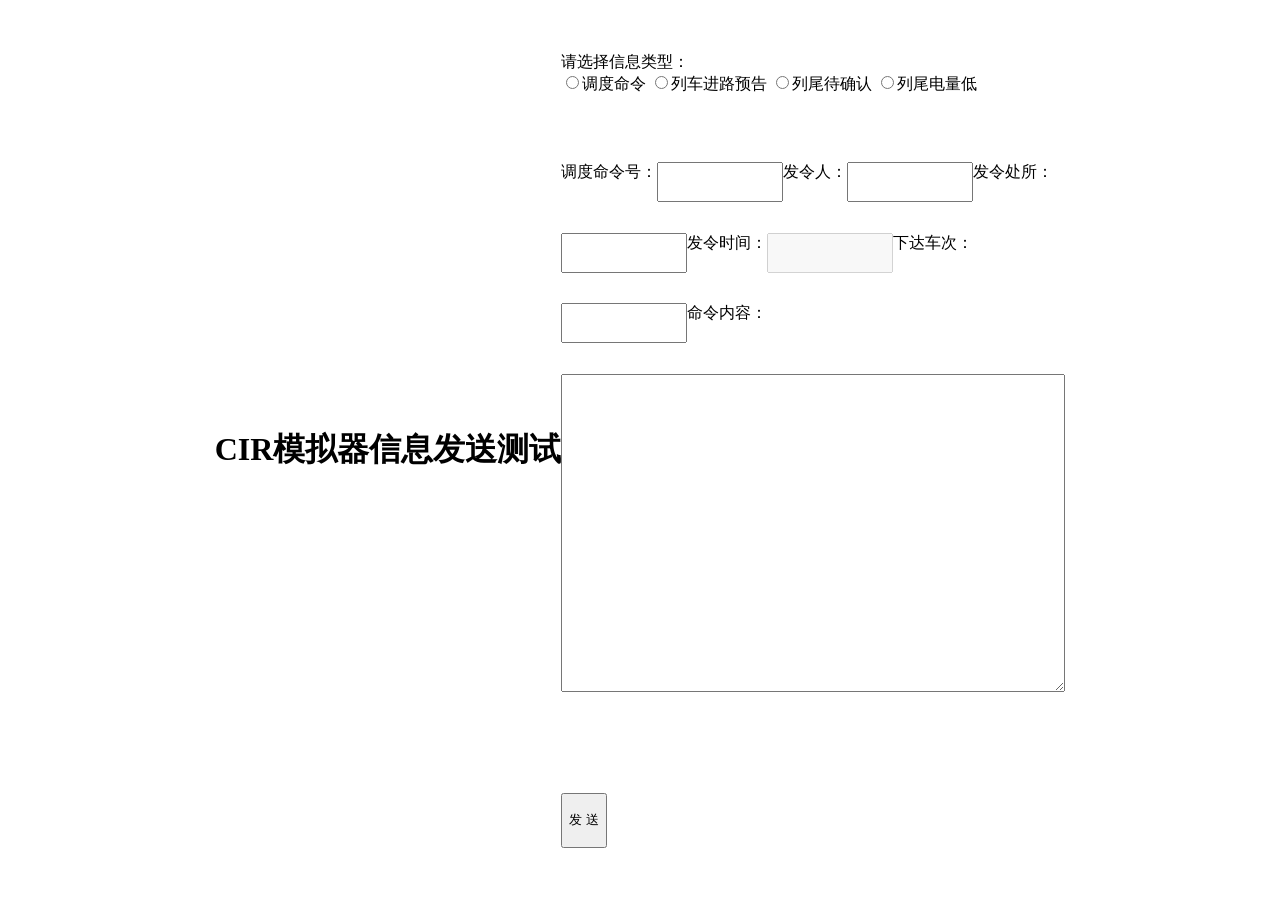
<file: assets/cir/cirinfotxtest.html>
<html>
    <head>
        <title>CIR模拟器信息发送测试</title>
        <meta charset="UTF-8">
        <meta name="viewport" content="width=device-width, initial-scale=1.0">
        <style>
            body
            {
                display: flex;
                justify-content: center;
                align-items: center;
                flex-wrap: wrap;
            }

            h1
            {
                margin: 0px;
            }

            .test-box
            {
                display: flex;
                justify-content: flex-start;
                flex-wrap: wrap;
                height: 90%;
            }

            .check-box
            {
                width: 100%;
                height: 10%;
            }

            .mlnum
            {
                width: 25%;
                height: 5%;
            }

            .text-box
            {
                width: 100%;
                height: 40%;
            }
        </style>
    </head>

    <body>
        <h1>CIR模拟器信息发送测试</h1>
        <div class = "test-box" id = "testbox">
            <div class = "check-box">
                <div>请选择信息类型：</div>
                <input type="radio" name = "option" class = "check" id = "check1" value = "ddml">调度命令
                <input type="radio" name = "option" class = "check" id = "check2" value = "jlyg">列车进路预告
                <input type="radio" name = "option" class = "check" id = "check3" value = "ldqr">列尾待确认
                <input type="radio" name = "option" class = "check" id = "check4" value = "ldld">列尾电量低
            </div>
            <div class = "">调度命令号：</div>
            <input type="text" class = "mlnum" id = "info1">
            <div>发令人：</div>
            <input type="text"  class = "mlnum" id = "info2">
            <div>发令处所：</div>
            <input type="text"  class = "mlnum" id = "info3">
            <div>发令时间：</div>
            <input type="text"  class = "mlnum" id = "info4" disabled = "true">
            <div>下达车次：</div>
            <input type="text"  class = "mlnum" id = "info5">
            <div style = "width: 60%;">命令内容：</div>
            <textarea name="mltext"  class = "text-box" id="info6"></textarea>
            <div style = "width: 100%;height: 5%;display: flex;justify-content: left;align-items: center;" id = "tipinfo"></div>
            <button id = "sdbutton">  发  送  </button>
        </div>
    </body>

    <script>
        var testheight = window.innerHeight;
        var infotmp = "";
        document.getElementById("testbox").style.width = testheight * 0.56;

        // 1. 创建相同的广播通道
        const channel = new BroadcastChannel('my_communication_channel');

        // 2. 发送逻辑
        
        document.getElementById("sdbutton").addEventListener('click', () => {
            //const text = msgInput.value;
            infoget();
            if (!infotmp) return alert('请输入内容');

            
            
            channel.postMessage(infotmp);
            document.getElementById("button").disabled = true;
            infotip(1,'已发送，等待签收...');
            
        });

        // 3. 接收回复逻辑
        channel.onmessage = (event) => {
            if (event.data === 'success info') {
                infotip(1,'司机已签收...');
                document.getElementById("button").disabled = false;
                document.getElementById("check1").disabled = false;
                document.getElementById("check2").disabled = false;
                setTimeout(() => {
                    infotip(3,"");
                }, 3000);
            }
        };

        window.addEventListener('beforeunload', () => {
            channel.close();
        });

        function infoget()
        {
            //const text = msgInput.value;
            document.getElementById("info4").disabled = false;
            infotmp = "";

            if(document.getElementById("check1").checked)
                infotmp = "ddml";
            else if(document.getElementById("check2").checked)
                infotmp = "jlyg";
            else if(document.getElementById("check3").checked)
                infotmp = "ldqr";
            else if(document.getElementById("check4").checked)
                infotmp = "ldld";

            infotmp += "@";

            var txtime = new Date();

            document.getElementById("info4").value = txtime.getFullYear()+"年"+txtime.getMonth()+"月"+txtime.getDate()+"日"+txtime.getHours()+"时"+txtime.getMinutes()+"分"+txtime.getSeconds()+"秒";
            
            for(var i = 1;i <= 6;i++)
            {
                if(i > 1)
                    infotmp += "@"+ document.getElementById("info"+i).value;
                else
                    infotmp += document.getElementById("info"+i).value;
            }
        }

        function infotip(tip_type, tip_text)
        {
            if(tip_type == 1)
            {
                document.getElementById("tipinfo").style.backgroundColor = "lightgreen";

            }
            else if(tip_type == 2)
            {
                document.getElementById("tipinfo").style.backgroundColor = "red";
            }
            else
                document.getElementById("tipinfo").style.backgroundColor = "white";

            document.getElementById("tipinfo").innerHTML = tip_text;
        }
    </script>
</html>
</file>
<file: styles/brake-test.css>
:root{--safe-top:env(safe-area-inset-top,0px);--safe-right:env(safe-area-inset-right,0px);--safe-bottom:env(safe-area-inset-bottom,0px);--safe-left:env(safe-area-inset-left,0px)}
.drawer{position:fixed;top:0;right:0;bottom:0;z-index:70;width:min(370px,92vw);padding:calc(14px + var(--safe-top)) calc(12px + var(--safe-right)) calc(18px + var(--safe-bottom)) 12px;background:#06131ef7;border-left:1px solid #2a79a9;box-shadow:-20px 0 56px #000b;overflow-y:auto;overscroll-behavior:contain;transform:translateX(103%);transition:transform .26s ease}
.drawer.open{transform:none}
.drawer-toggle{position:fixed;right:0;top:50%;translate:0 -50%;z-index:71;padding:15px 7px;border:1px solid #3ba5d6;border-right:0;border-radius:10px 0 0 10px;background:#0d3150f2;color:#dff4ff;font:inherit;font-size:12px;letter-spacing:3px;writing-mode:vertical-rl;cursor:pointer;transition:right .26s ease}
.drawer-toggle:hover{background:#14507d}
.drawer-toggle[aria-expanded="true"]{right:min(370px,92vw)}
.training-sidebar{display:flex;flex-direction:column;gap:12px}.test-console{overflow:visible}.attempt-summary{padding:10px 12px;border-bottom:1px solid #22516c;color:#b6d6e6;font-size:12px;line-height:1.6}.attempt-summary strong{color:#70ddff}.test-actions{display:grid;grid-template-columns:1fr 1fr;gap:7px;padding:10px}.test-actions button{min-height:42px;padding:7px;font-size:11px}.test-actions button:disabled{opacity:.42;cursor:not-allowed}.observation{min-height:54px;margin:0 10px 10px;padding:9px;border:1px solid #265a77;border-radius:6px;background:#04121d;color:#a9d4e8;font-size:11px;line-height:1.55}.observation.pass{border-color:#2c9962;color:#7ff0af}.observation.warn{border-color:#b18433;color:#ffe19a}.restart-test{display:block;width:calc(100% - 20px);margin:0 10px 10px;border-color:#5b7180;background:#102431}.status-grid{display:grid;grid-template-columns:1fr 1fr;gap:3px 12px;margin-top:5px}.status-grid span{display:flex;justify-content:space-between}.status-grid b{color:#e9f8ff}.hold-progress{height:5px;margin-top:8px;border-radius:99px;overflow:hidden;background:#132c3b}.hold-progress i{display:block;height:100%;width:var(--hold-progress,0%);background:#4ce49b;transition:width .2s linear}.answer-modal{display:none;position:fixed;inset:0;z-index:1400;place-items:center;padding:calc(12px + var(--safe-top)) calc(12px + var(--safe-right)) calc(12px + var(--safe-bottom)) calc(12px + var(--safe-left));background:#02080dd6;backdrop-filter:blur(4px)}.answer-modal.open{display:grid}.answer-card{position:relative;width:min(560px,94vw);padding:22px;border:1px solid #5fcdf4;border-radius:12px;background:#071a28;box-shadow:0 22px 75px #000d}.answer-card h2{margin:0 38px 10px 0;font-size:19px}.answer-card p{color:#b7dbe9;line-height:1.7}.answer-close{position:absolute;right:10px;top:10px;width:36px;height:32px;padding:0;font-size:22px}.answer-options{display:grid;grid-template-columns:repeat(3,1fr);gap:10px;margin-top:16px}.answer-options button{min-height:52px}.answer-feedback{min-height:24px;margin-bottom:0!important}.answer-feedback.ok{color:#77f0a8}.answer-feedback.error{color:#ffb09d}.procedure-panel li.current{color:#fff;font-weight:700}.procedure-panel li.blocked{color:#7e9aac}.training-complete{color:#74f0a6}.training-failed{color:#ff9f91}
@media(max-width:900px){.test-actions{padding:7px}.test-actions button{min-height:38px}.observation{margin:0 7px 7px}.restart-test{width:calc(100% - 14px);margin:0 7px 7px}}
@media(orientation:landscape){body.mobile-controls-enabled .app{display:flex;flex-direction:column;height:100dvh;padding:calc(4px + var(--safe-top)) calc(4px + var(--safe-right)) calc(4px + var(--safe-bottom)) calc(4px + var(--safe-left));overflow:hidden}body.mobile-controls-enabled header{display:none}body.mobile-controls-enabled .stage-wrap{display:flex;min-height:0;flex-direction:column}body.mobile-controls-enabled .stage{width:auto;max-width:100%;height:min(calc(100dvh - 66px - var(--safe-top) - var(--safe-bottom)),75vw);margin:auto}body.mobile-controls-enabled .tabs{margin:3px;gap:4px}body.mobile-controls-enabled .tabs button{padding:5px 7px;font-size:10px}body.mobile-controls-enabled .hint{min-height:25px;padding:4px;font-size:10px}body.mobile-controls-enabled .legend{display:none}body.mobile-controls-enabled .training-sidebar{display:flex!important;min-height:0;overflow-y:auto;overscroll-behavior:contain;padding-right:2px}body.mobile-controls-enabled .panel h2{padding:7px;font-size:12px}body.mobile-controls-enabled .procedure-panel ol{padding:4px 8px 5px 25px}body.mobile-controls-enabled .procedure-panel li{padding:3px 0;font-size:10px}body.mobile-controls-enabled .attempt-summary{padding:5px 7px;font-size:10px}body.mobile-controls-enabled .test-actions{grid-template-columns:1fr 1fr;padding:5px;gap:4px}body.mobile-controls-enabled .test-actions button{min-height:34px;padding:4px;font-size:9px}body.mobile-controls-enabled .observation{min-height:36px;padding:5px;font-size:9px}body.mobile-controls-enabled .status{padding:6px;font-size:10px}body.mobile-controls-enabled .restart-test{padding:5px;font-size:10px}body.mobile-controls-enabled .answer-card{width:min(660px,92vw);max-height:calc(100dvh - var(--safe-top) - var(--safe-bottom) - 12px);padding:14px;overflow:auto}body.mobile-controls-enabled .answer-card h2{font-size:15px}body.mobile-controls-enabled .answer-card p{font-size:11px}body.mobile-controls-enabled .answer-options button{min-height:40px;padding:5px;font-size:10px}}
@media(max-height:430px) and (orientation:landscape){body.mobile-controls-enabled .training-sidebar{gap:5px}body.mobile-controls-enabled .test-console{flex:none}body.mobile-controls-enabled .attempt-summary{padding:4px 6px;font-size:9px}}
.open-record{display:block;width:calc(100% - 20px);margin:0 10px 8px;border-color:#5fcdf4;background:#0f3a54;font-weight:600}.open-record:disabled{opacity:.42;cursor:not-allowed}
.record-modal{display:none;position:fixed;inset:0;z-index:1500;place-items:center;padding:calc(12px + var(--safe-top)) calc(12px + var(--safe-right)) calc(12px + var(--safe-bottom)) calc(12px + var(--safe-left));background:#02080dd6;backdrop-filter:blur(4px)}.record-modal.open{display:grid}
.record-card{position:relative;width:min(760px,95vw);max-height:calc(100dvh - var(--safe-top) - var(--safe-bottom) - 20px);overflow:auto;padding:22px;border:1px solid #5fcdf4;border-radius:12px;background:#071a28;box-shadow:0 22px 75px #000d}.record-card h2{margin:0 40px 12px 0;font-size:19px}.record-close{position:absolute;right:10px;top:10px;width:36px;height:32px;padding:0;font-size:22px}
.record-meta{padding:10px 12px;border:1px solid #265a77;border-radius:6px;background:#04121d;color:#a9d4e8;font-size:12px;line-height:1.7}
.record-table-wrap{margin-top:12px;overflow-x:auto}.record-table{width:100%;border-collapse:collapse;font-size:12px}.record-table th,.record-table td{padding:7px 8px;border-bottom:1px solid #1e4459;text-align:left;vertical-align:top}.record-table th{color:#8fc4dc;font-weight:500;white-space:nowrap}.record-table td{color:#dcf1fb}.record-table td:nth-child(4){white-space:nowrap}.record-table tr.verdict-pass td:nth-child(4){color:#77f0a8}.record-table tr.verdict-fail td:nth-child(4){color:#ff9f91}.record-table tr.verdict-pending td:nth-child(4){color:#8fa7b5}.record-note{display:block;margin-top:3px;color:#ffe19a;font-weight:400;font-size:11px}
.record-conclusion{margin-top:12px;padding:11px 13px;border:1px solid #265a77;border-left-width:3px;border-radius:6px;background:#04121d;font-size:13px;line-height:1.7;color:#cfe6f2}.record-conclusion.pass{border-color:#2c9962;border-left-color:#4ce49b}.record-conclusion.bad{border-color:#a6423a;border-left-color:#ff7a6b}.record-conclusion strong.ok{color:#7ff0af}.record-conclusion strong.bad{color:#ffb09d}.record-conclusion ul{margin:6px 0 0;padding-left:20px;color:#ffd9a1;font-size:12px}.record-conclusion p{margin:6px 0 0;color:#9fc6d8}
.record-score{margin-top:10px;padding:11px 13px;border:1px solid #265a77;border-radius:6px;background:#04121d;color:#a9d4e8;font-size:12px}.record-score-head{font-size:13px;color:#b7dbe9}.record-score-head b{color:#70ddff;font-size:20px}.record-score-parts{display:grid;grid-template-columns:1fr 1fr;gap:4px 14px;margin-top:7px}.record-score-parts span{display:flex;justify-content:space-between;gap:10px}.record-score-parts b{color:#e9f8ff;font-weight:500}.record-score-note{margin:7px 0 0;color:#7fa4b8;font-size:11px}
.record-actions{display:grid;grid-template-columns:1fr 1fr;gap:10px;margin-top:14px}.record-actions button{min-height:44px}
.scenario-picker{display:grid;gap:4px;margin:0 10px 8px;font-size:11px;color:#8fc4dc}.scenario-picker select{width:100%;min-height:34px;padding:4px 6px;border:1px solid #2f7fa9;border-radius:6px;background:#04121d;color:#eaf6ff;font:inherit;font-size:12px}.scenario-warning{margin:0 10px 8px;padding:7px 9px;border:1px solid #b18433;border-radius:6px;background:#2a1f0d;color:#ffe19a;font-size:11px;line-height:1.55}.scenario-warning[hidden]{display:none}
.test-actions[hidden],.observation[hidden]{display:none}
.formation-picker{display:grid;gap:4px;margin:0 10px 8px;font-size:11px;color:#8fc4dc}
.formation-picker select{width:100%;min-height:32px;padding:4px 6px;border:1px solid #2f7fa9;border-radius:6px;background:#04121d;color:#eaf6ff;font:inherit;font-size:12px}
.test-mode-picker{display:flex;align-items:center;gap:7px;margin:0 10px 8px}
.test-mode-picker .tm-label{flex:0 0 auto;font-size:11px;color:#8fc4dc}
.test-mode-picker button{flex:1;min-height:34px;padding:4px;border-color:#2f7fa9;background:#0b2030;color:#b7dbe9;font-size:12px}
.test-mode-picker button.active{border-color:#5fcdf4;background:#0f3a54;color:#eaf6ff;font-weight:600}
.train-type-picker{display:flex;align-items:center;gap:7px;margin:0 10px 8px}
.train-type-picker .tt-label{flex:0 0 auto;font-size:11px;color:#8fc4dc}
.train-type-picker button{flex:1;min-height:34px;padding:4px;border-color:#2f7fa9;background:#0b2030;color:#b7dbe9;font-size:12px}
.train-type-picker button.active{border-color:#5fcdf4;background:#0f3a54;color:#eaf6ff;font-weight:600}
.train-type-picker button:disabled{opacity:.5;cursor:not-allowed}
@media(max-width:900px){body.mobile-controls-enabled .scenario-picker{margin:0 7px 6px;font-size:10px}body.mobile-controls-enabled .scenario-picker select{min-height:30px;font-size:11px}body.mobile-controls-enabled .scenario-warning{margin:0 7px 6px;font-size:9px}}
@media(max-width:900px){.record-score-parts{grid-template-columns:1fr}body.mobile-controls-enabled .open-record{width:calc(100% - 14px);margin:0 7px 6px;padding:5px;font-size:10px}body.mobile-controls-enabled .record-card{width:min(880px,94vw);padding:14px}body.mobile-controls-enabled .record-card h2{font-size:15px}body.mobile-controls-enabled .record-meta,body.mobile-controls-enabled .record-score{font-size:10px}body.mobile-controls-enabled .record-table{font-size:10px}body.mobile-controls-enabled .record-table th,body.mobile-controls-enabled .record-table td{padding:4px 5px}body.mobile-controls-enabled .record-note{font-size:9px}body.mobile-controls-enabled .record-conclusion{font-size:11px}body.mobile-controls-enabled .record-actions button{min-height:38px;padding:5px;font-size:10px}}
@media print{body>*{display:none!important}body>#record-modal{display:grid!important;position:static;inset:auto;padding:0;background:#fff;backdrop-filter:none}body>#record-modal .record-card{width:100%;max-height:none;overflow:visible;padding:0;border-color:#888;background:#fff;box-shadow:none;color:#000}.record-card h2{color:#000}.record-close,.record-actions{display:none!important}.record-meta{border-color:#999;background:#fff;color:#333}.record-table th,.record-table td{border-bottom-color:#bbb;color:#000}.record-table th{color:#333}.record-conclusion,.record-score{border-color:#999;background:#fff;color:#000}.record-conclusion strong.ok,.record-conclusion strong.bad{color:#000}.record-conclusion ul{color:#444}.record-conclusion p{color:#333}.record-score-parts b,.record-score-head b{color:#000}.record-note{color:#444}}
.pressure-bar{position:absolute;left:0;right:0;bottom:0;z-index:7;display:flex;align-items:center;gap:10px;padding:6px 10px;background:linear-gradient(#04121d00,#04121df2 45%);border-top:1px solid #2a79a955}
.pb-items{display:flex;flex:1 1 auto;min-width:0;gap:6px;overflow-x:auto;scrollbar-width:none}
.pb-items::-webkit-scrollbar{display:none}
.pb-item{display:flex;align-items:baseline;gap:3px;flex:0 0 auto;padding:3px 8px;border:1px solid #265a77;border-radius:6px;background:#04121dcc}
.pb-item em{font-style:normal;font-size:10px;color:#8fc4dc}
.pb-item b{font-size:17px;font-weight:600;line-height:1;color:#eaf6ff;font-variant-numeric:tabular-nums}
.pb-item i{font-style:normal;font-size:9px;color:#7fa4b8}
.pb-item.pb-tail{border-color:#3ba5d6;background:#06283ceb}
.pb-item.pb-tail b{color:#7fdcff}
.pb-item.pb-hold b{font-size:14px;color:#ffe19a}
.pb-cir{flex:0 0 auto;min-height:34px;padding:5px 12px;border-color:#5fcdf4;background:#0f3a54;font-size:12px;font-weight:600;white-space:nowrap}
.cir-modal{display:none;position:fixed;inset:0;z-index:1450;place-items:center;padding:calc(12px + var(--safe-top)) calc(12px + var(--safe-right)) calc(12px + var(--safe-bottom)) calc(12px + var(--safe-left));background:#02080dd6;backdrop-filter:blur(3px)}
.cir-modal.open{display:grid}
.cir-device{display:flex;flex-direction:column;width:min(900px,96vw);height:min(680px,calc(100dvh - var(--safe-top) - var(--safe-bottom) - 22px));overflow:hidden;border:1px solid #5fcdf4;border-radius:12px;background:#071a28;box-shadow:0 22px 75px #000d}
.cir-head{display:flex;align-items:center;justify-content:space-between;gap:8px;padding:9px 10px 9px 15px;border-bottom:1px solid #275f7d;background:#071827}
.cir-head strong{display:block;font-size:15px}
.cir-head span{display:block;margin-top:2px;font-size:10px;color:#91bfd6}
.cir-close{width:38px;height:34px;padding:0;border-color:#a04f59;background:#351a22;font-size:22px;line-height:1}
.cir-frame-wrap{position:relative;flex:1 1 auto;min-height:0;margin:10px 12px;border:1px solid #2f7fa9;border-radius:8px;background:#04121d;overflow:hidden}
.cir-frame{position:absolute;left:50%;top:50%;width:918px;height:600px;border:0;background:#04121d;transform-origin:center center;transform:translate(-50%,-50%) scale(var(--cir-scale,1))}
.cir-loading{position:absolute;inset:0;display:grid;place-items:center;font-size:12px;color:#7fa4b8;pointer-events:none}
.cir-loading[hidden]{display:none}
.cir-hint{flex:0 0 auto;margin:0;padding:0 14px 10px;font-size:11px;color:#7fa4b8;text-align:center}
.cir-hotspot{position:absolute;z-index:9;padding:0;border:1px solid #61b8dd44;border-radius:7px;background:#0b3b5514;touch-action:none;-webkit-tap-highlight-color:transparent}
.cir-hotspot::after{content:"CIR 列尾查询";position:absolute;left:50%;bottom:100%;translate:-50% -4px;padding:3px 6px;border-radius:4px;background:#03111ce8;color:#dff8ff;font-size:10px;white-space:nowrap;opacity:0}
.cir-hotspot:hover::after,.cir-hotspot:focus-visible::after{opacity:1}
@media(pointer:coarse){.cir-hotspot::after{display:none}}
@media(max-width:900px){body.mobile-controls-enabled .cir-device{width:94vw;height:calc(100dvh - var(--safe-top) - var(--safe-bottom) - 26px)}body.mobile-controls-enabled .cir-head{padding:5px 8px 5px 11px}body.mobile-controls-enabled .cir-head strong{font-size:12px}body.mobile-controls-enabled .cir-head span{margin-top:1px;font-size:9px}body.mobile-controls-enabled .cir-close{width:32px;height:28px;font-size:18px}body.mobile-controls-enabled .cir-frame-wrap{margin:6px}body.mobile-controls-enabled .cir-hint{padding:0 8px 6px;font-size:9px}body.mobile-controls-enabled .pressure-bar{padding:4px 6px;gap:6px}body.mobile-controls-enabled .pb-item{padding:2px 6px}body.mobile-controls-enabled .pb-item b{font-size:14px}body.mobile-controls-enabled .pb-item em{font-size:9px}body.mobile-controls-enabled .pb-item i{display:none}body.mobile-controls-enabled .pb-cir{min-height:30px;padding:4px 9px;font-size:10px}body.mobile-controls-enabled .drawer{width:min(330px,88vw)}body.mobile-controls-enabled .drawer-toggle[aria-expanded="true"]{right:min(330px,88vw)}body.mobile-controls-enabled .test-mode-picker{margin:0 7px 6px}body.mobile-controls-enabled .test-mode-picker .tm-label{font-size:10px}body.mobile-controls-enabled .test-mode-picker button{min-height:30px;font-size:11px}body.mobile-controls-enabled .train-type-picker{margin:0 7px 6px}body.mobile-controls-enabled .train-type-picker .tt-label{font-size:10px}body.mobile-controls-enabled .train-type-picker button{min-height:30px;font-size:11px}}
@media print{#pressure-bar,.drawer,.drawer-toggle,#cir-modal{display:none!important}}
</file>
<file: assets/cir/CSS/CIR-MMI-SIMULATOR.css>
body
{
    display: flex;
    justify-content: center;
    align-items: center;


    background-color: black;
    color: white;
}

.mmi-body
{
    display: flex;
    justify-content: flex-start;
    flex-wrap: wrap;

}

.mmi-left
{
    display: flex;
    justify-content: center;
    flex-wrap: wrap;

    margin-left: 6.8%;

    width: 53%;
    height: 89%;

}

.mmi-name
{
    display: flex;
    justify-content: flex-start;
    align-items: end;

    width: 100%;
    height: 10%;

    text-align: center;
}

.mmi-mo
{
    display: flex;
    justify-content: center;
    align-items: end;

    width: 99%;
    height: 69%;

}
.mmi-screen
{
    margin-bottom: 2%;

    width: 88%;
    height: 88%;

    border: 2px ridge gray;
    border-radius: 10px;
}

.mmi-button-tips
{

}

.mmi-buttom-button
{
    display: flex;
    justify-content: flex-start;
    flex-wrap: wrap;

    width: 88%;
    height: 18%;


}

.bottom-button
{
    margin-bottom: 3%;

    width: 8.5%;
    height: 41%;

    border: 2px solid white;
    border-radius: 10px;

    background-color: gray;
    background-repeat: no-repeat;
    background-size: cover;
    box-shadow: inset 0 0 18px #340285;
}

.mmi-right
{
    margin-top: 7.6%;
    margin-left: 2.9%;

    width: 25%;
    height: 78%;


}

.mmi-right-button
{
    display: flex;
    justify-content: flex-start;
    flex-wrap: wrap;

    width: 100%;
    height: 100%;


}

.right-button
{
    margin-bottom: 3%;

    width: 18%;
    height: 9%;

    border: 2px solid white;
    border-radius: 10px;

    background-color: gray;
    background-repeat: no-repeat;
    background-size: cover;
    box-shadow: inset 0 0 18px #340285;
}

.main-interface-line-1
{
    display: flex;
    justify-content: flex-start;

    width: 100%;
    height: 12%;

    background-color: #0000fe;
}

.sound-level-icon
{
    width: 13%;
    height: 100%;
}

.train-code
{
    display: flex;
    justify-content: flex-start;
    align-items: center;
    width: 15%;
    height: 100%;
}

.loco-num
{
    display: flex;
    justify-content: left;
    align-items: center;

    width: 24%;
    height: 100%;

    color: red;
    text-align: left;
    align-items: center;
}

.main-interface-line-2
{
    display: flex;
    justify-content: flex-start;
    align-items: center;

    width: 100%;
    height: 12%;

    background-color: #808080;
    border-top: 2px solid black;
}

.lw-state
{
    width: 18%;
    color: black;
    
}

.main-interface-line-3
{
    display: flex;
    justify-content: flex-start;
    flex-wrap: wrap;

    width: 100%;
    height: 42%;
}

.main-interface-line-3-1
{
    width: 4.5%;
    height: 13%;

    background-repeat: no-repeat;
    background-size: contain;


}

.main-interface-line-3-2
{
    width: 20%;
    height: 18%;

    color: yellow;

}

.main-interface-line-3-3
{
    width: 72%;
    height: 18%;

    text-align: right;
    color: yellow;

}

.main-interface-line-3-4
{
    width: 100%;
    height: 45%;

    color: red;
    text-align: center;
    white-space: pre-wrap;
}

.main-interface-line-3-5
{
    width: 100%;
    height: 18%;

    text-align: center;
    color: yellow;

}

.main-interface-line-3-6
{
    width: 12%;
    height: 18%;

    color: yellow;
    text-align: center;

}

.main-interface-line-3-7
{
    display: flex;
    justify-content: flex-start;

    width: 70%;
    height: 18%;

    color: #00ecec;
    text-align: center;

}

.main-interface-line-3-8
{
    width: 20%;
    height: 18%;

    color: green;
    text-align: center;

}

.main-interface-line-4
{
    display: flex;
    justify-content: flex-start;

    width: 100%;
    height: 18%;

    background-color: #808080;
}

.radio-mode
{
    width: 26%;
    height: 100%;

    
    background-size: cover;
    background-repeat: no-repeat;

    border-right: 2px solid black;
}

.radio-light
{
    width: 100%;
    height: 50%;

    border-right: 2px solid black;
}

.who-call-me
{
    width: 72%;
    height: 100%;

    color: black;

    font-family: '宋体';
}

.main-interface-line-5
{
    display: flex;
    justify-content: space-between;

    width: 100%;
    height: 15%;
}

.call-option
{
    display: flex;
    justify-content: center;
    align-items: center;
    margin-right: 1%;

    width: 11%;
    height: 99%;

    border: 2px solid white;
    background-color: #0000fe;
    color: white;
}

.mmi-menu
{
    position: relative;
    display: flex;
    justify-content: flex-start;
    flex-wrap: wrap;

    margin-top: -76%;

    width: 100%;
    height: 100%;

    background-color: black;

}

.menu-option
{
    display: flex;
    justify-content: flex-start;

    margin-left: 2.7%;

    width: 93%;
    height: 8.3%;

    background-color: #0000cc;
    color: yellow;
}

.train-code-tip
{
    color: #00ecec;
}

.train-code-input
{
    width: 15%;
    height: 100%;

    background-color: black;
    color: #00ecec;
    border: none;

    outline: 0px;
}

.infomation-box
{
    display: flex;
    justify-content: flex-start;
    flex-wrap: wrap;

    width: 100%;
    height: 28%;

    background-color: rgb(0, 0, 253);
}

.infomation-box1
{
    display: flex;
    justify-content: flex-start;
    
    width: 100%;
    height: 72%;
    white-space: pre-wrap;
}
</file>
